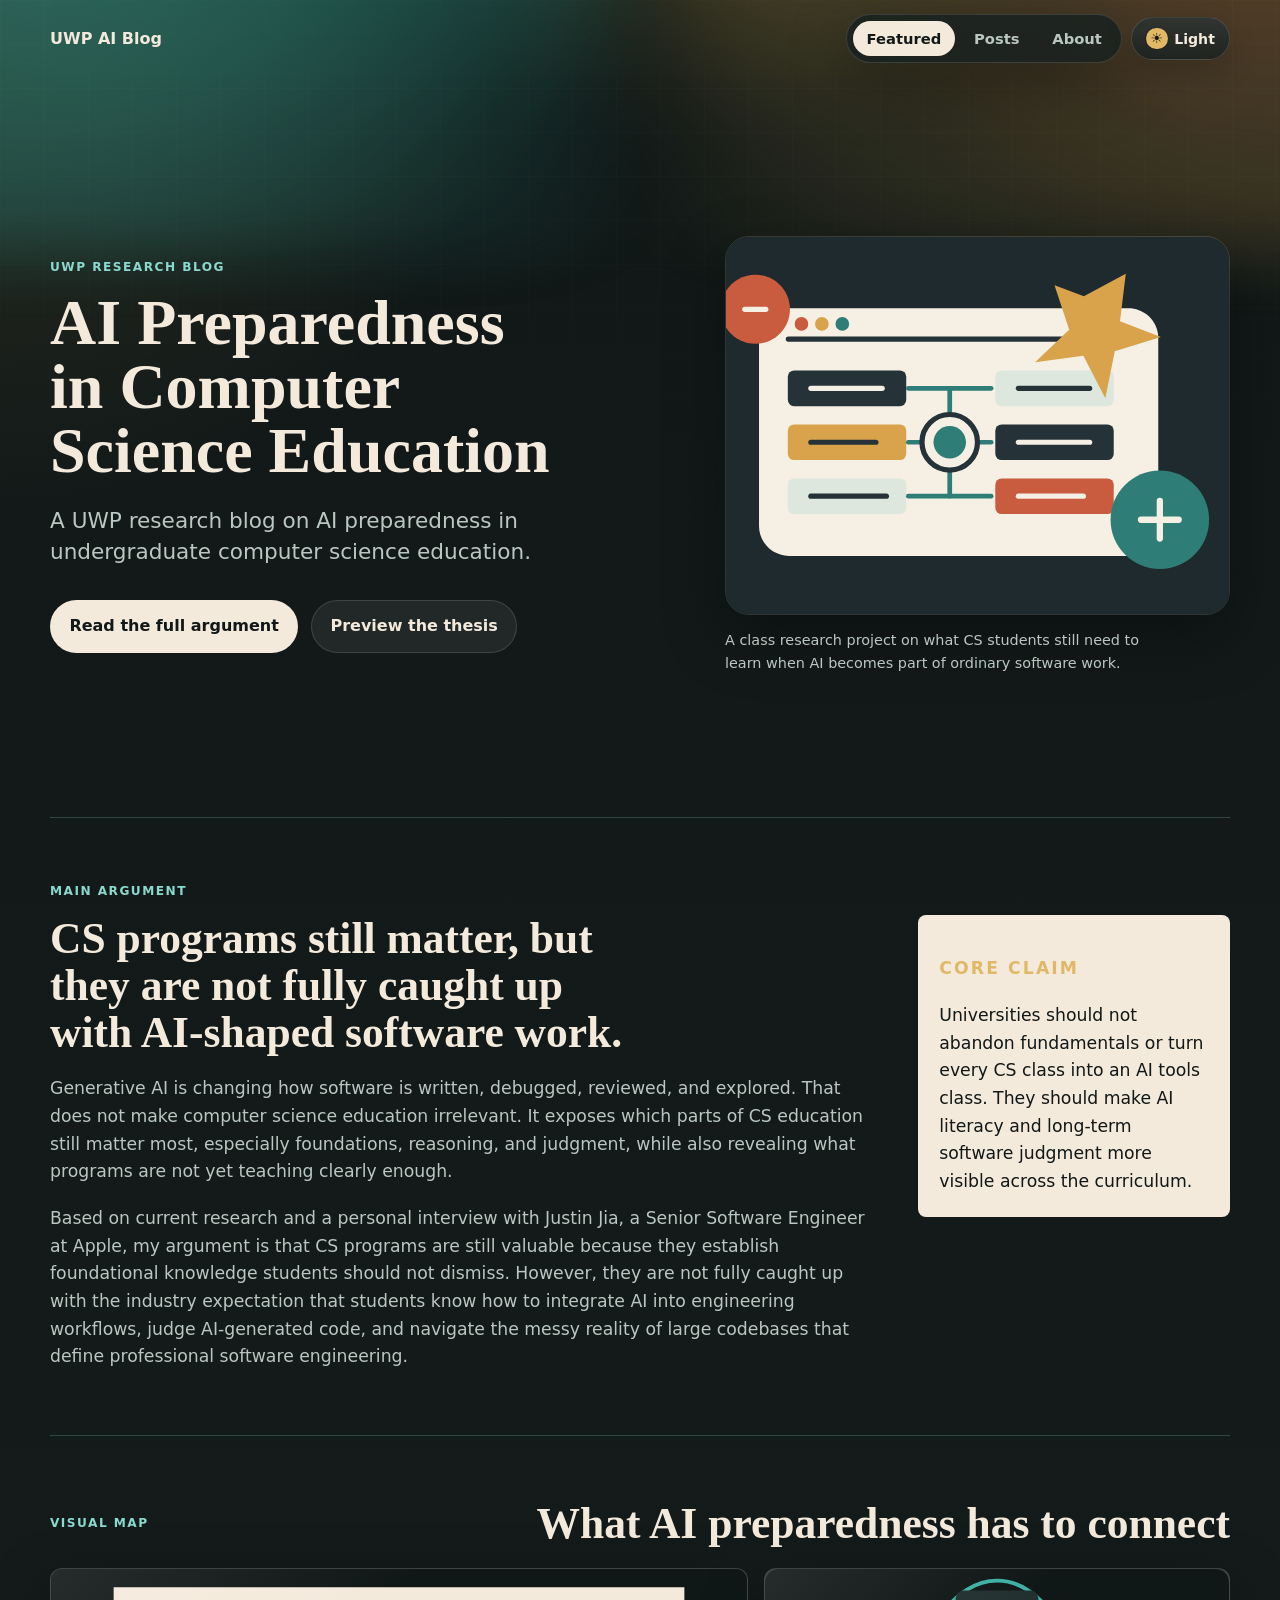
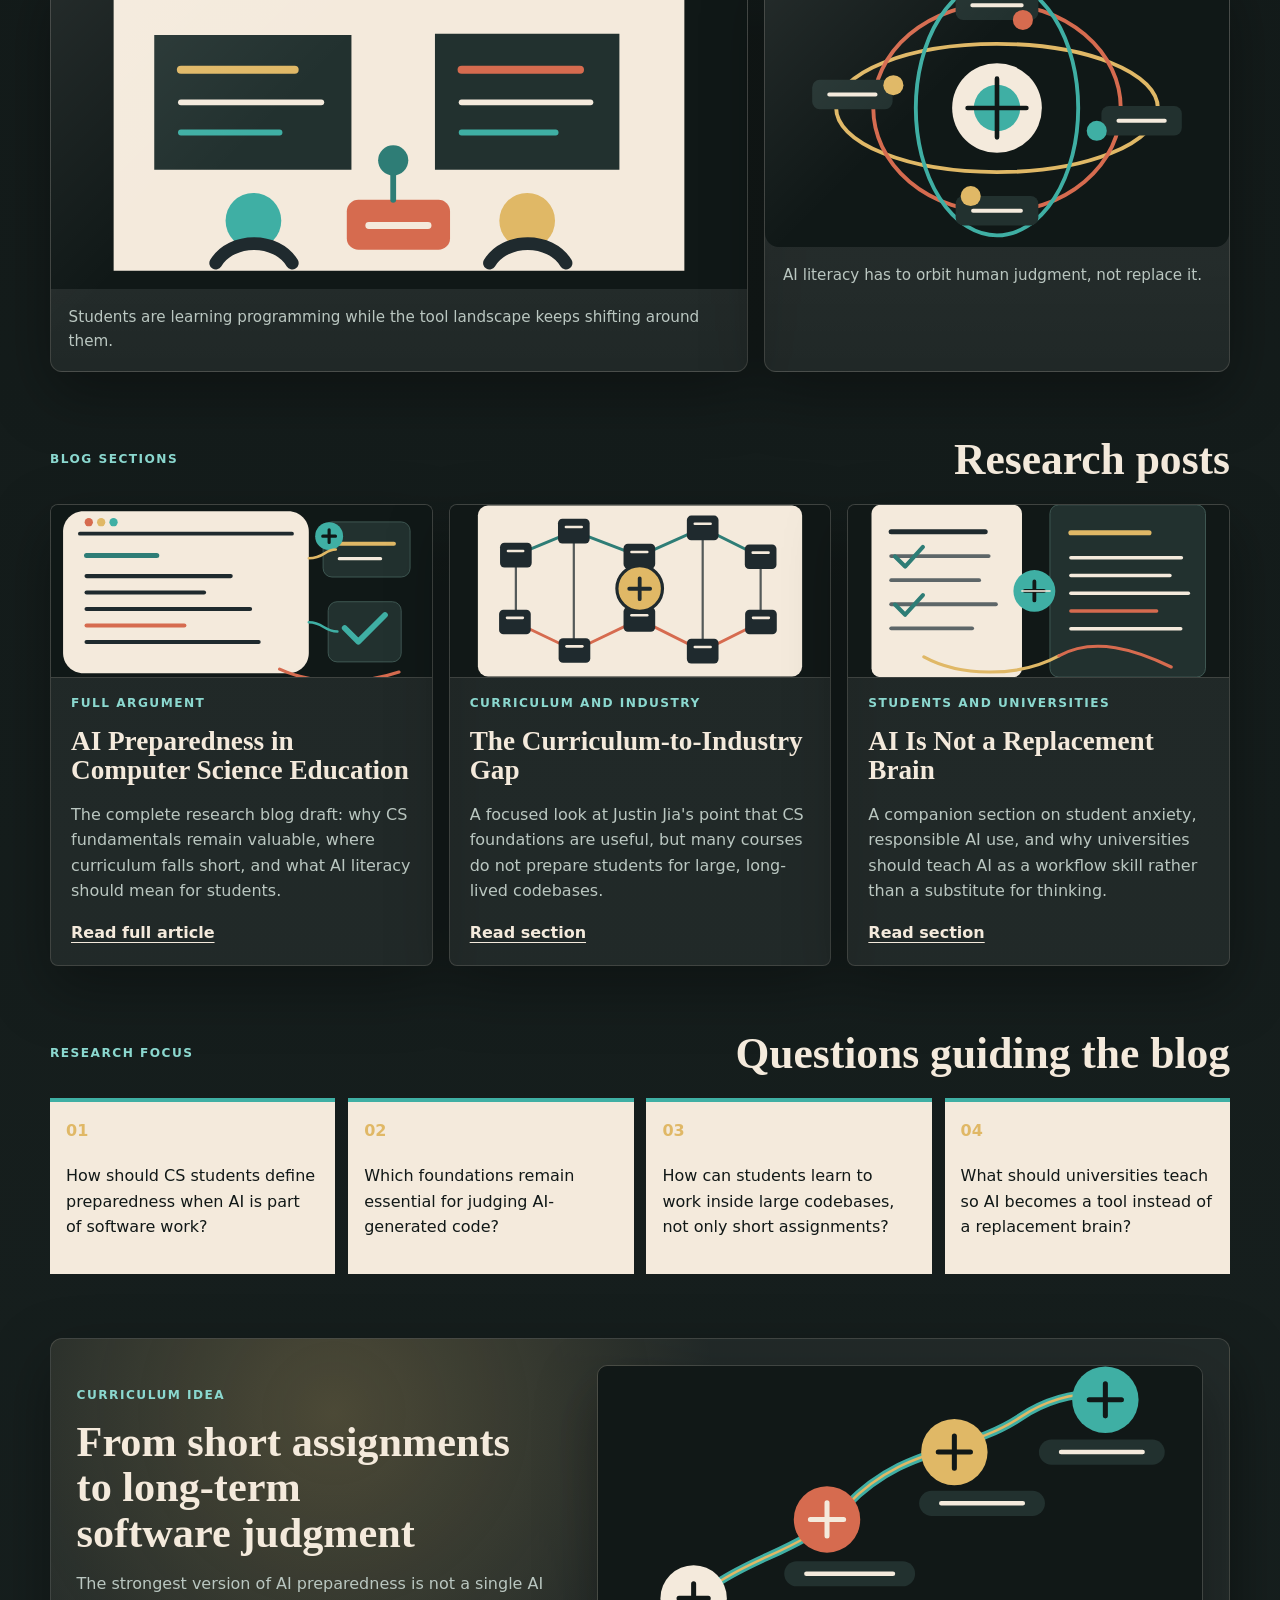
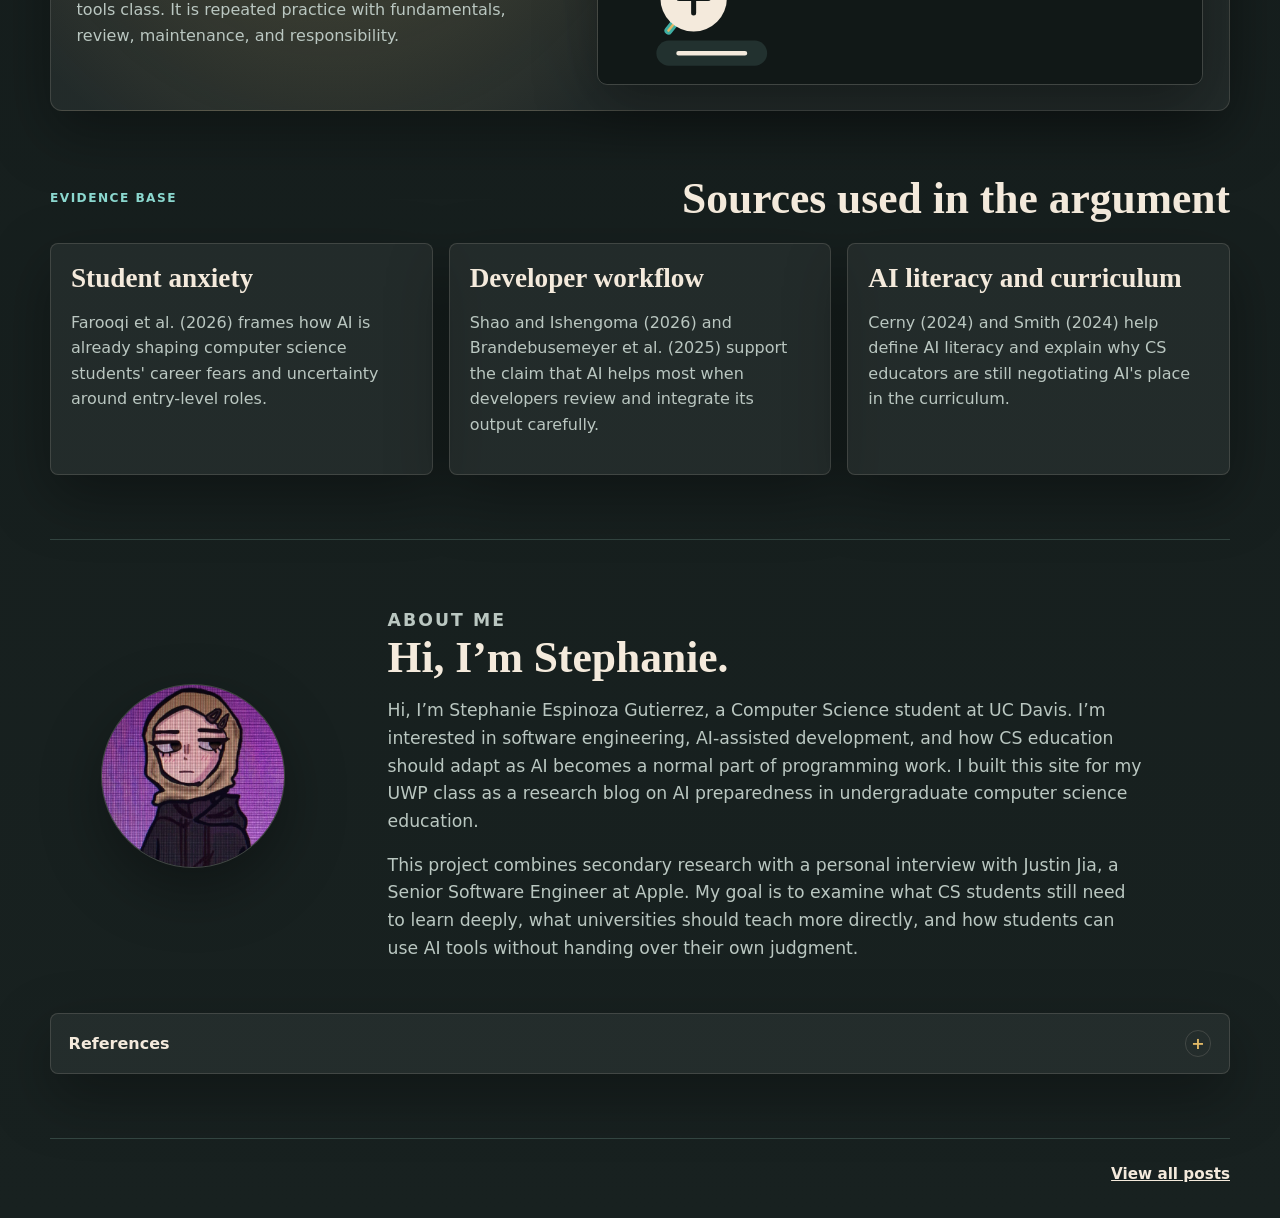
<file: index.html>
<!DOCTYPE html>
<html lang="en">
<head>
  <meta charset="UTF-8" />
  <meta name="viewport" content="width=device-width, initial-scale=1.0" />
  <meta
    name="description"
    content="A UWP class research blog on AI preparedness in undergraduate computer science education."
  />
  <title>AI Preparedness in Computer Science Education | UWP Research Blog</title>
  <script>
    try {
      document.documentElement.dataset.theme = localStorage.getItem("uwp-ai-theme") || "dark";
    } catch (error) {
      document.documentElement.dataset.theme = "dark";
    }
  </script>
  <link rel="stylesheet" href="./styles/main.css" />
</head>
<body>
  <a class="skip-link" href="#main">Skip to main content</a>

  <header class="site-header">
    <a class="site-logo" href="./index.html" aria-label="UWP AI Blog home">
      <span>UWP AI Blog</span>
    </a>
    <div class="header-actions">
      <nav class="site-nav" aria-label="Primary navigation">
        <a href="#featured">Featured</a>
        <a href="#posts">Posts</a>
        <a href="#about">About</a>
      </nav>
      <button class="theme-toggle" type="button" aria-label="Switch to light mode">
        <span class="theme-toggle-icon" aria-hidden="true">☀</span>
        <span class="theme-toggle-text">Light</span>
      </button>
    </div>
  </header>

  <div class="reading-progress" aria-hidden="true">
    <span></span>
  </div>

  <main id="main">
    <section class="hero">
      <div class="hero-copy">
        <p class="eyebrow">UWP Research Blog</p>
        <h1>AI Preparedness in Computer Science Education</h1>
        <p class="subtitle">
          A UWP research blog on AI preparedness in undergraduate computer
          science education.
        </p>
        <div class="hero-actions" aria-label="Featured actions">
          <a class="button primary" href="./posts/ai-preparedness.html">Read the full argument</a>
          <a class="button secondary" href="#featured">Preview the thesis</a>
        </div>
      </div>
      <figure class="hero-visual">
        <img
          src="./assets/ai-curriculum-map.svg"
          alt="Abstract diagram connecting code, ethics, courses, and AI practice."
        />
        <figcaption>
          A class research project on what CS students still need to learn when
          AI becomes part of ordinary software work.
        </figcaption>
      </figure>
    </section>

    <section id="featured" class="featured-argument" aria-labelledby="featured-title">
      <div class="section-kicker">Main argument</div>
      <div class="feature-layout">
        <div>
          <h2 id="featured-title">CS programs still matter, but they are not fully caught up with AI-shaped software work.</h2>
          <p>
            Generative AI is changing how software is written, debugged,
            reviewed, and explored. That does not make computer science
            education irrelevant. It exposes which parts of CS education still
            matter most, especially foundations, reasoning, and judgment, while
            also revealing what programs are not yet teaching clearly enough.
          </p>
          <p>
            Based on current research and a personal interview with Justin Jia,
            a Senior Software Engineer at Apple, my argument is that CS programs
            are still valuable because they establish foundational knowledge
            students should not dismiss. However, they are not fully caught up
            with the industry expectation that students know how to integrate AI
            into engineering workflows, judge AI-generated code, and navigate
            the messy reality of large codebases that define professional
            software engineering.
          </p>
        </div>
        <aside class="argument-note" aria-label="Core claim">
          <p class="note-label">Core claim</p>
          <p>
            Universities should not abandon fundamentals or turn every CS class
            into an AI tools class. They should make AI literacy and long-term
            software judgment more visible across the curriculum.
          </p>
        </aside>
      </div>
    </section>

    <section class="visual-lab-section" aria-labelledby="visual-lab-title">
      <div class="section-heading">
        <p class="section-kicker">Visual map</p>
        <h2 id="visual-lab-title">What AI preparedness has to connect</h2>
      </div>
      <div class="visual-lab-grid">
        <figure class="visual-tile visual-tile-large">
          <img
            src="./assets/cs-learning-lab.svg"
            alt="Abstract classroom scene with laptops, code panels, and an AI prompt window."
          />
          <figcaption>Students are learning programming while the tool landscape keeps shifting around them.</figcaption>
        </figure>
        <figure class="visual-tile">
          <img
            src="./assets/ai-literacy-orbit.svg"
            alt="Abstract orbit diagram around human judgment, testing, documentation, prompting, and review."
          />
          <figcaption>AI literacy has to orbit human judgment, not replace it.</figcaption>
        </figure>
      </div>
    </section>

    <section id="posts" class="content-section" aria-labelledby="posts-title">
      <div class="section-heading">
        <p class="section-kicker">Blog sections</p>
        <h2 id="posts-title">Research posts</h2>
      </div>

      <div class="post-grid">
        <article class="post-card">
          <img
            class="post-card-image"
            src="./assets/ai-assisted-workflow.svg"
            alt="Abstract visual of an AI-assisted coding workflow."
          />
          <p class="tag">Full argument</p>
          <h3><a href="./posts/ai-preparedness.html">AI Preparedness in Computer Science Education</a></h3>
          <p>
            The complete research blog draft: why CS fundamentals remain
            valuable, where curriculum falls short, and what AI literacy should
            mean for students.
          </p>
          <a class="text-link" href="./posts/ai-preparedness.html">Read full article</a>
        </article>

        <article class="post-card">
          <img
            class="post-card-image"
            src="./assets/large-codebase-map.svg"
            alt="Abstract map of connected files and modules in a large codebase."
          />
          <p class="tag">Curriculum and industry</p>
          <h3><a href="./posts/curriculum-gap.html">The Curriculum-to-Industry Gap</a></h3>
          <p>
            A focused look at Justin Jia's point that CS foundations are useful,
            but many courses do not prepare students for large, long-lived
            codebases.
          </p>
          <a class="text-link" href="./posts/curriculum-gap.html">Read section</a>
        </article>

        <article class="post-card">
          <img
            class="post-card-image"
            src="./assets/responsible-ai-review.svg"
            alt="Abstract checklist and code review visual for responsible AI use."
          />
          <p class="tag">Students and universities</p>
          <h3><a href="./posts/student-response.html">AI Is Not a Replacement Brain</a></h3>
          <p>
            A companion section on student anxiety, responsible AI use, and why
            universities should teach AI as a workflow skill rather than a
            substitute for thinking.
          </p>
          <a class="text-link" href="./posts/student-response.html">Read section</a>
        </article>
      </div>
    </section>

    <section class="content-section questions" aria-labelledby="questions-title">
      <div class="section-heading">
        <p class="section-kicker">Research focus</p>
        <h2 id="questions-title">Questions guiding the blog</h2>
      </div>
      <ol class="question-list">
        <li>How should CS students define preparedness when AI is part of software work?</li>
        <li>Which foundations remain essential for judging AI-generated code?</li>
        <li>How can students learn to work inside large codebases, not only short assignments?</li>
        <li>What should universities teach so AI becomes a tool instead of a replacement brain?</li>
      </ol>
    </section>

    <section class="roadmap-band" aria-labelledby="roadmap-title">
      <div>
        <p class="section-kicker">Curriculum idea</p>
        <h2 id="roadmap-title">From short assignments to long-term software judgment</h2>
        <p>
          The strongest version of AI preparedness is not a single AI tools
          class. It is repeated practice with fundamentals, review, maintenance,
          and responsibility.
        </p>
      </div>
      <img
        src="./assets/university-roadmap.svg"
        alt="Abstract roadmap connecting fundamentals, AI literacy, code review, and long-term maintenance."
      />
    </section>

    <section class="content-section reading-list" aria-labelledby="sources-title">
      <div class="section-heading">
        <p class="section-kicker">Evidence base</p>
        <h2 id="sources-title">Sources used in the argument</h2>
      </div>
      <div class="source-grid">
        <article>
          <h3>Student anxiety</h3>
          <p>
            Farooqi et al. (2026) frames how AI is already shaping computer
            science students' career fears and uncertainty around entry-level
            roles.
          </p>
        </article>
        <article>
          <h3>Developer workflow</h3>
          <p>
            Shao and Ishengoma (2026) and Brandebusemeyer et al. (2025) support
            the claim that AI helps most when developers review and integrate
            its output carefully.
          </p>
        </article>
        <article>
          <h3>AI literacy and curriculum</h3>
          <p>
            Cerny (2024) and Smith (2024) help define AI literacy and explain
            why CS educators are still negotiating AI's place in the curriculum.
          </p>
        </article>
      </div>
    </section>

    <section id="about" class="about-section" aria-labelledby="about-title">
      <div class="about-media">
        <img
          class="profile-photo"
          src="./assets/stephanie-profile.jpg"
          alt="Profile photo of Stephanie Espinoza Gutierrez."
        />
      </div>
      <div class="about-copy">
        <p class="section-kicker">About me</p>
        <h2 id="about-title">Hi, I’m Stephanie.</h2>
        <p>
          Hi, I’m Stephanie Espinoza Gutierrez, a Computer Science student at
          UC Davis. I’m interested in software engineering, AI-assisted
          development, and how CS education should adapt as AI becomes a normal
          part of programming work. I built this site for my UWP class as a
          research blog on AI preparedness in undergraduate computer science
          education.
        </p>
        <p>
          This project combines secondary research with a personal interview
          with Justin Jia, a Senior Software Engineer at Apple. My goal is to
          examine what CS students still need to learn deeply, what universities
          should teach more directly, and how students can use AI tools without
          handing over their own judgment.
        </p>
      </div>
    </section>

    <section class="bibliography-wrap" aria-labelledby="home-bibliography-title">
      <details class="bibliography">
        <summary id="home-bibliography-title">References</summary>
        <ol>
          <li>Brandebusemeyer, C., Schimmer, T., & Arnrich, B. (2025). Developers’ experience with generative AI – First insights from an empirical mixed-methods field study. <a target="_blank" rel="noopener noreferrer" href="https://doi.org/10.48550/arxiv.2512.19926">https://doi.org/10.48550/arxiv.2512.19926</a></li>
          <li>Cerny, M. (2024). University students’ conceptualisation of AI literacy: Theory and empirical evidence. Social Sciences, 13(3), Article 129. <a target="_blank" rel="noopener noreferrer" href="https://doi.org/10.3390/socsci13030129">https://doi.org/10.3390/socsci13030129</a></li>
          <li>Farooqi, D., Pu, G., Paudel, S., Sultana, S., & Ahmed, S. I. (2026). Job anxiety in post-secondary computer science students caused by artificial intelligence. Proceedings of the 2026 ACM Conference on Fairness, Accountability, and Transparency (FAccT ’26). <a target="_blank" rel="noopener noreferrer" href="https://doi.org/10.48550/arxiv.2601.10468">https://doi.org/10.48550/arxiv.2601.10468</a></li>
          <li>Shao, D., & Ishengoma, F. (2026). Empirical analysis of generative AI tool adoption in software development. Information and Software Technology, 192, Article 108036. <a target="_blank" rel="noopener noreferrer" href="https://doi.org/10.1016/j.infsof.2026.108036">https://doi.org/10.1016/j.infsof.2026.108036</a></li>
          <li>Smith, J. M. (2024). AI in computer science education: Tool, subdomain, and wildcard. 47th MIPRO ICT and Electronics Convention (MIPRO), 1267–1271. <a target="_blank" rel="noopener noreferrer" href="https://doi.org/10.1109/MIPRO60963.2024.10569335">https://doi.org/10.1109/MIPRO60963.2024.10569335</a></li>
        </ol>
      </details>
    </section>
  </main>

  <footer class="site-footer">
    <a href="./posts/index.html">View all posts</a>
  </footer>

  <script src="./scripts/main.js"></script>
</body>
</html>
</file>
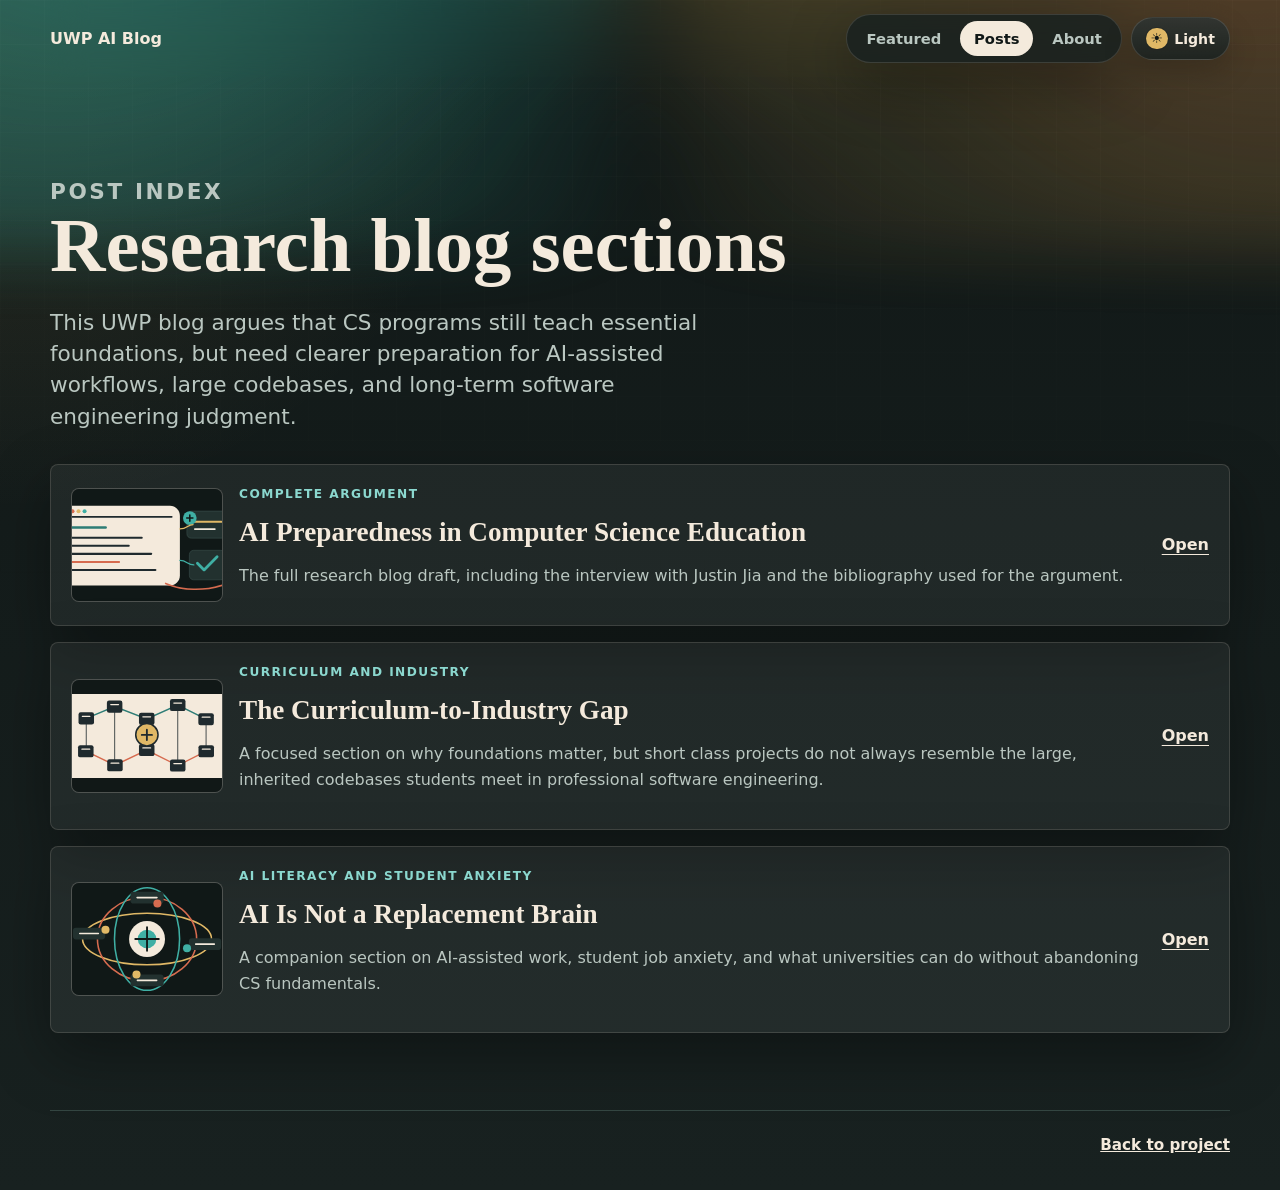
<file: posts/index.html>
<!DOCTYPE html>
<html lang="en">
<head>
  <meta charset="UTF-8" />
  <meta name="viewport" content="width=device-width, initial-scale=1.0" />
  <meta
    name="description"
    content="Posts from a UWP class research blog on AI preparedness in undergraduate computer science education."
  />
  <title>Posts | AI Preparedness in Computer Science Education</title>
  <script>
    try {
      document.documentElement.dataset.theme = localStorage.getItem("uwp-ai-theme") || "dark";
    } catch (error) {
      document.documentElement.dataset.theme = "dark";
    }
  </script>
  <link rel="stylesheet" href="../styles/main.css" />
</head>
<body>
  <a class="skip-link" href="#main">Skip to main content</a>

  <header class="site-header">
    <a class="site-logo" href="../index.html" aria-label="UWP AI Blog home">
      <span>UWP AI Blog</span>
    </a>
    <div class="header-actions">
      <nav class="site-nav" aria-label="Primary navigation">
        <a href="../index.html#featured">Featured</a>
        <a href="./index.html">Posts</a>
        <a href="../index.html#about">About</a>
      </nav>
      <button class="theme-toggle" type="button" aria-label="Switch to light mode">
        <span class="theme-toggle-icon" aria-hidden="true">☀</span>
        <span class="theme-toggle-text">Light</span>
      </button>
    </div>
  </header>

  <div class="reading-progress" aria-hidden="true">
    <span></span>
  </div>

  <main id="main" class="page-shell">
    <header class="page-header">
      <p class="eyebrow">Post index</p>
      <h1>Research blog sections</h1>
      <p>
        This UWP blog argues that CS programs still teach essential foundations,
        but need clearer preparation for AI-assisted workflows, large codebases,
        and long-term software engineering judgment.
      </p>
    </header>

    <section class="post-list" aria-label="All blog posts">
      <article class="list-card">
        <img
          class="list-card-image"
          src="../assets/ai-assisted-workflow.svg"
          alt="Abstract visual of an AI-assisted coding workflow."
        />
        <div>
          <p class="tag">Complete argument</p>
          <h2><a href="./ai-preparedness.html">AI Preparedness in Computer Science Education</a></h2>
          <p>
            The full research blog draft, including the interview with Justin
            Jia and the bibliography used for the argument.
          </p>
        </div>
        <a class="text-link" href="./ai-preparedness.html">Open</a>
      </article>

      <article class="list-card">
        <img
          class="list-card-image"
          src="../assets/large-codebase-map.svg"
          alt="Abstract map of connected files and modules in a large codebase."
        />
        <div>
          <p class="tag">Curriculum and industry</p>
          <h2><a href="./curriculum-gap.html">The Curriculum-to-Industry Gap</a></h2>
          <p>
            A focused section on why foundations matter, but short class
            projects do not always resemble the large, inherited codebases
            students meet in professional software engineering.
          </p>
        </div>
        <a class="text-link" href="./curriculum-gap.html">Open</a>
      </article>

      <article class="list-card">
        <img
          class="list-card-image"
          src="../assets/ai-literacy-orbit.svg"
          alt="Abstract orbit diagram around human judgment and AI literacy practices."
        />
        <div>
          <p class="tag">AI literacy and student anxiety</p>
          <h2><a href="./student-response.html">AI Is Not a Replacement Brain</a></h2>
          <p>
            A companion section on AI-assisted work, student job anxiety, and
            what universities can do without abandoning CS fundamentals.
          </p>
        </div>
        <a class="text-link" href="./student-response.html">Open</a>
      </article>
    </section>
  </main>

  <footer class="site-footer">
    <a href="../index.html">Back to project</a>
  </footer>

  <script src="../scripts/main.js"></script>
</body>
</html>
</file>
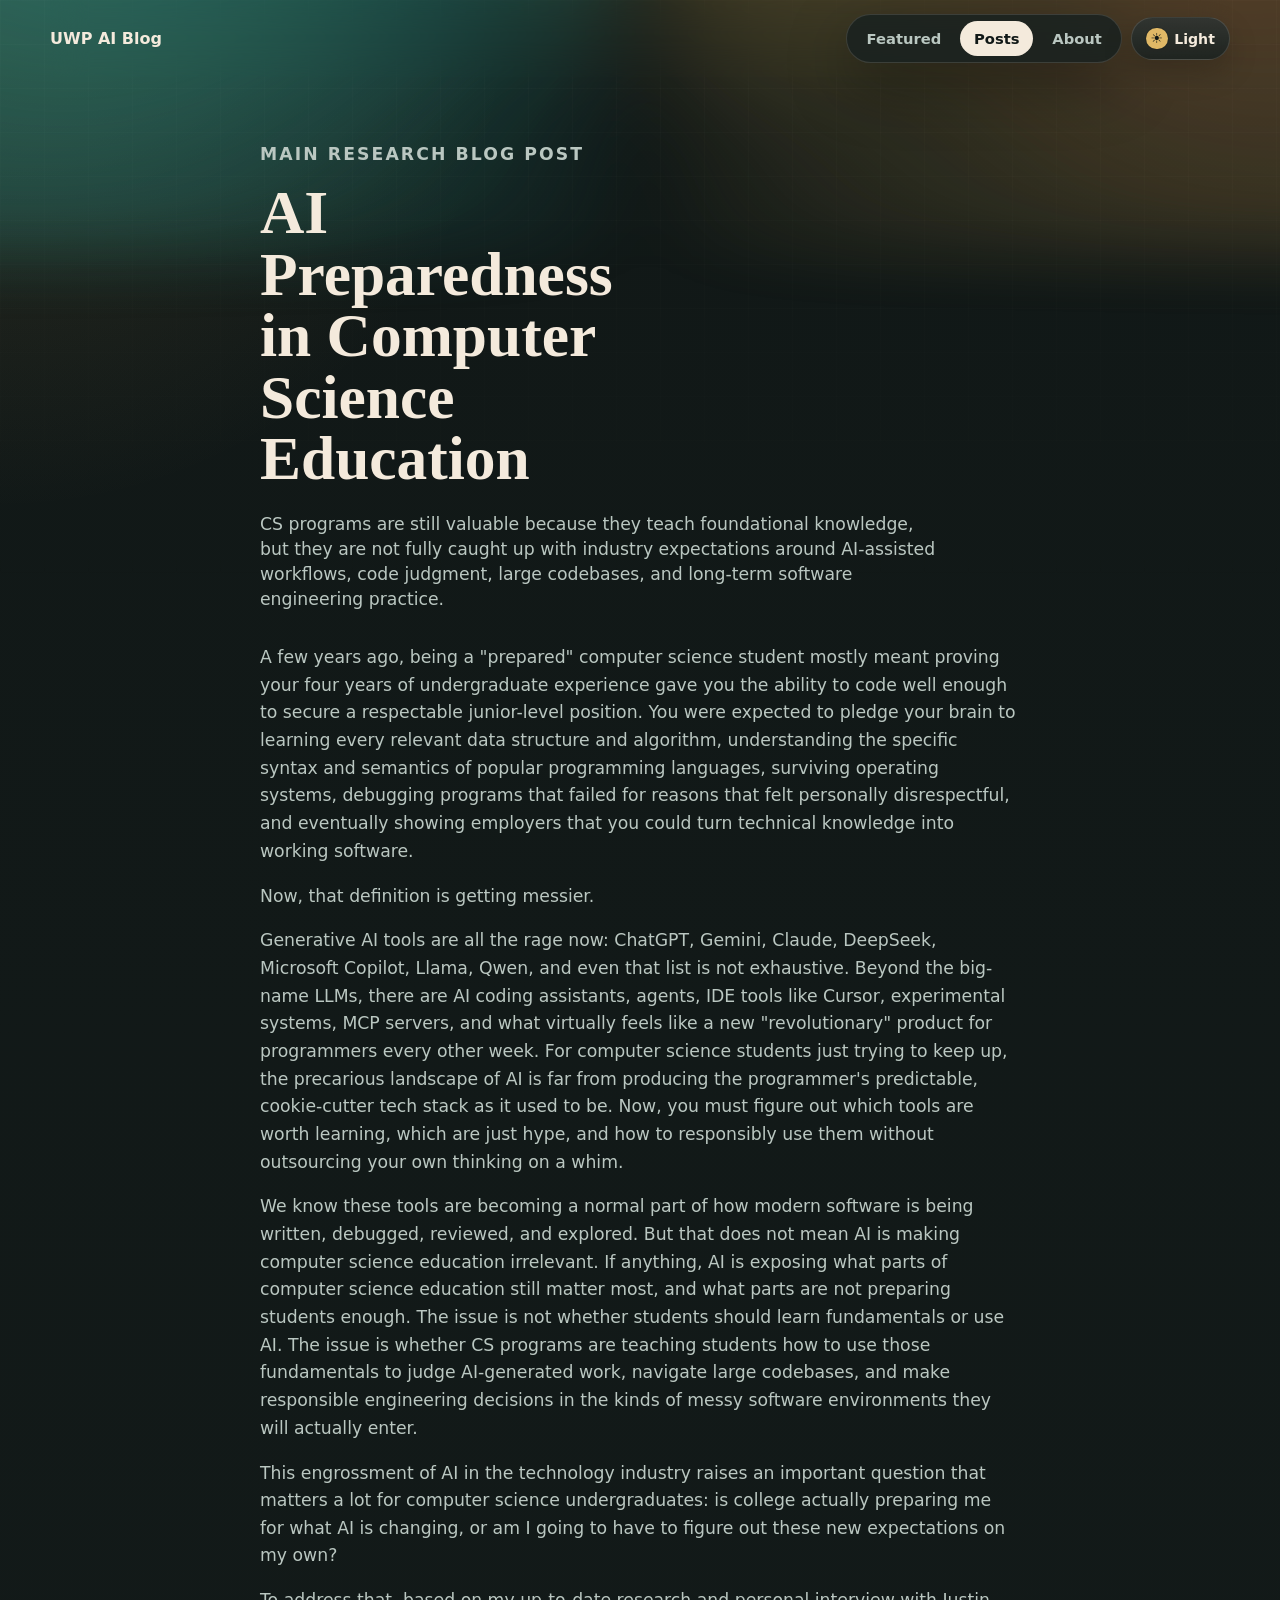
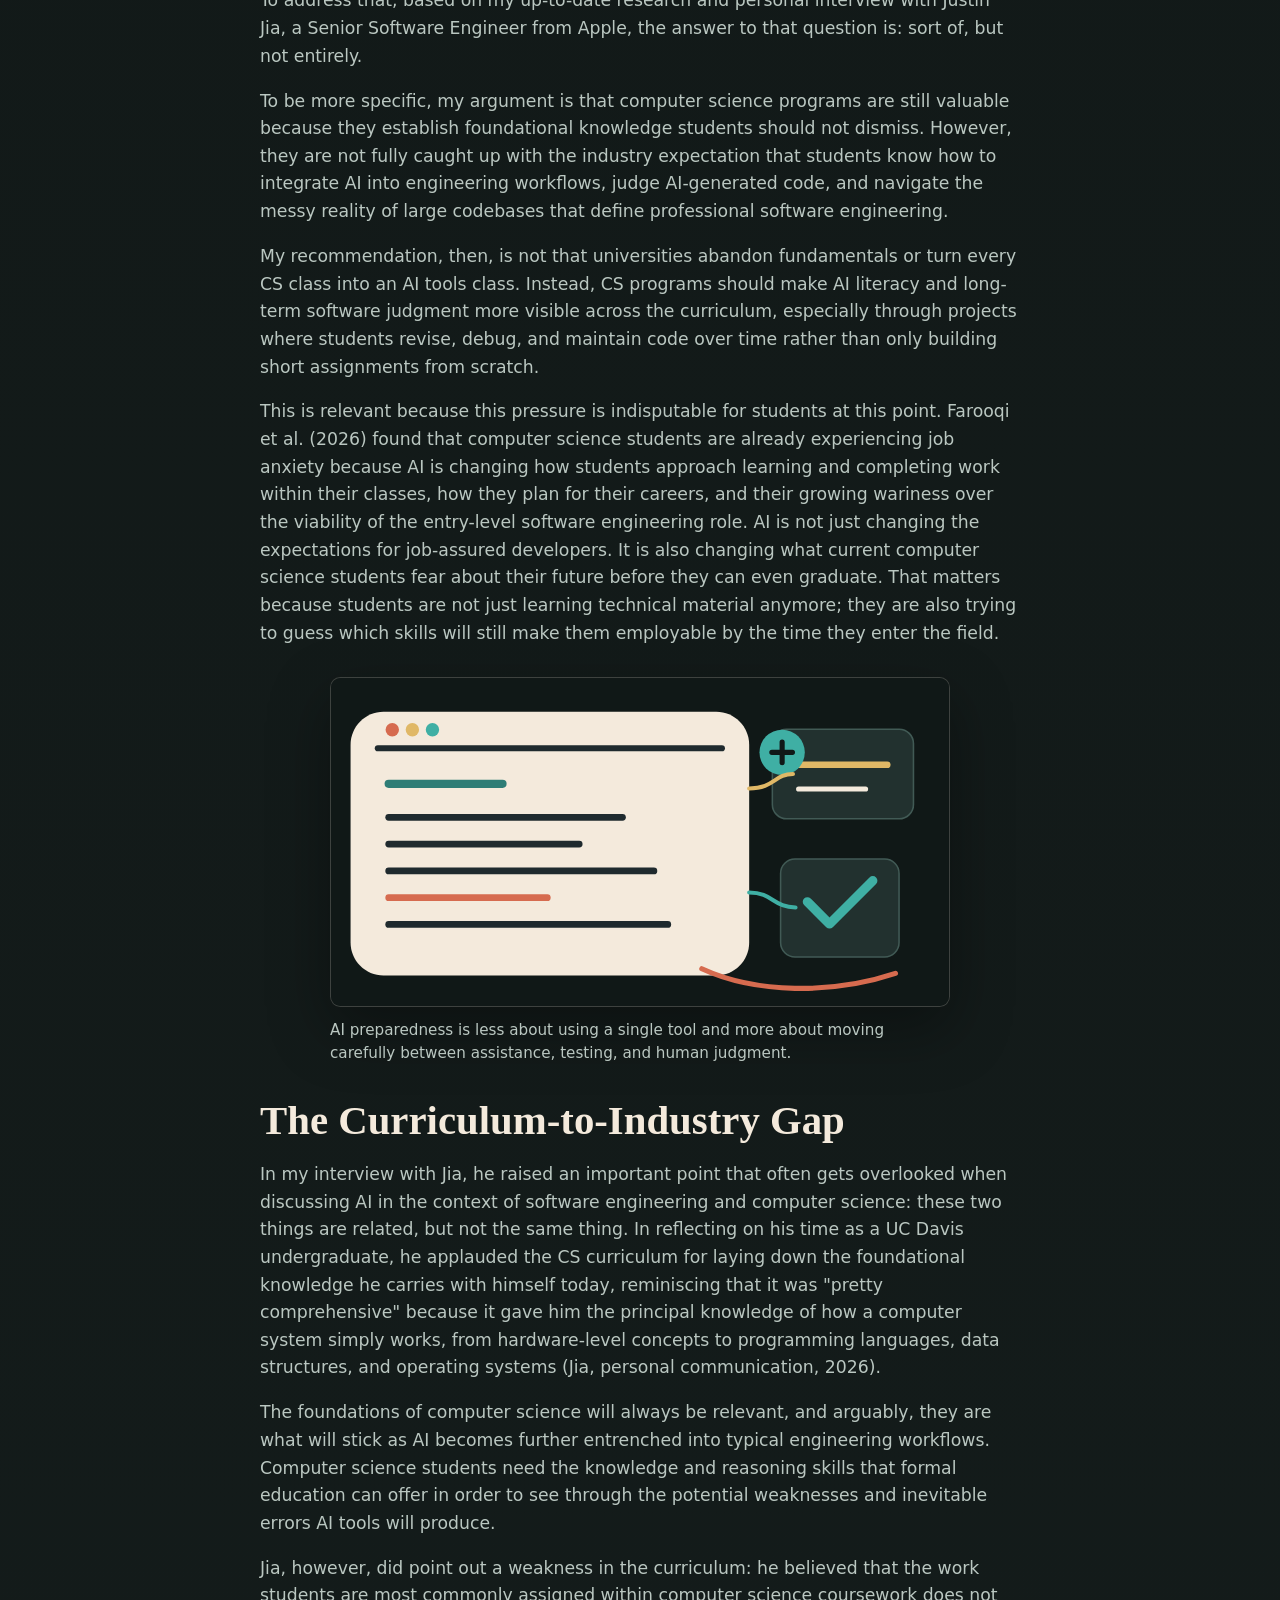
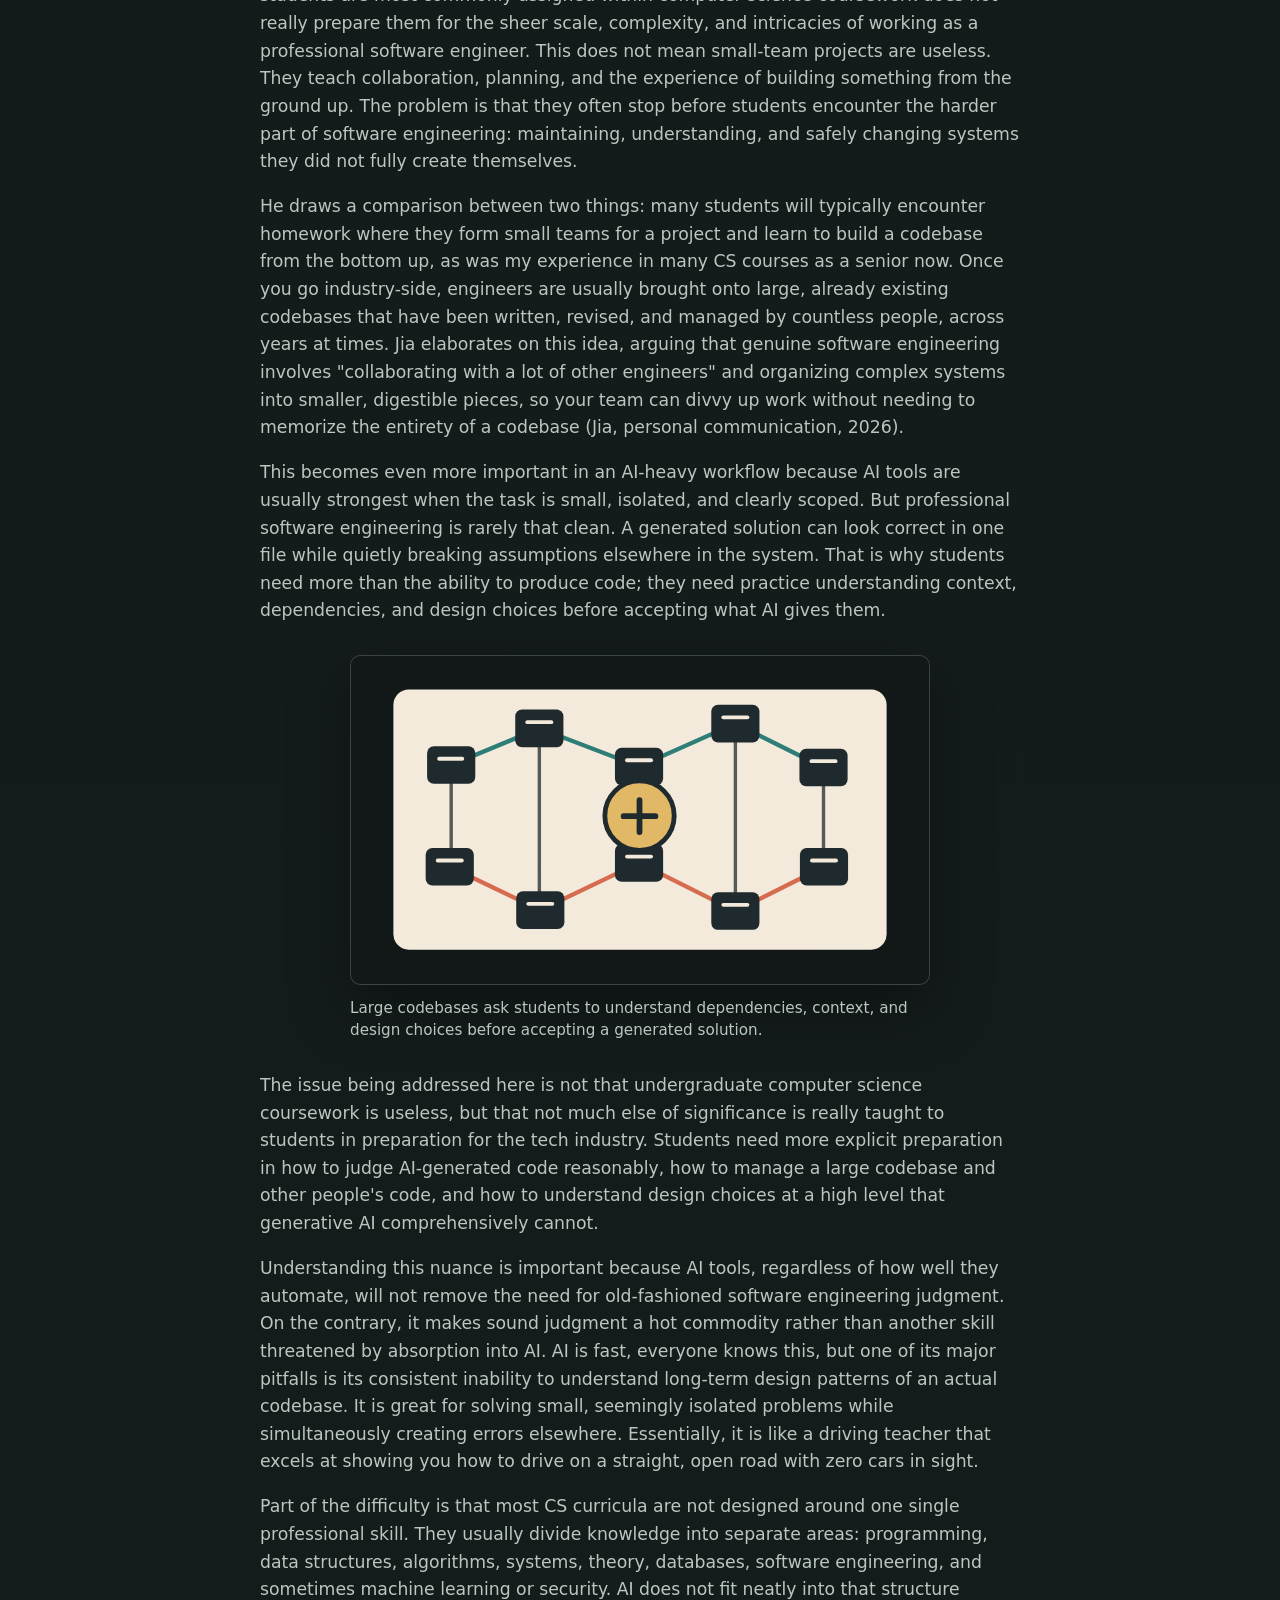
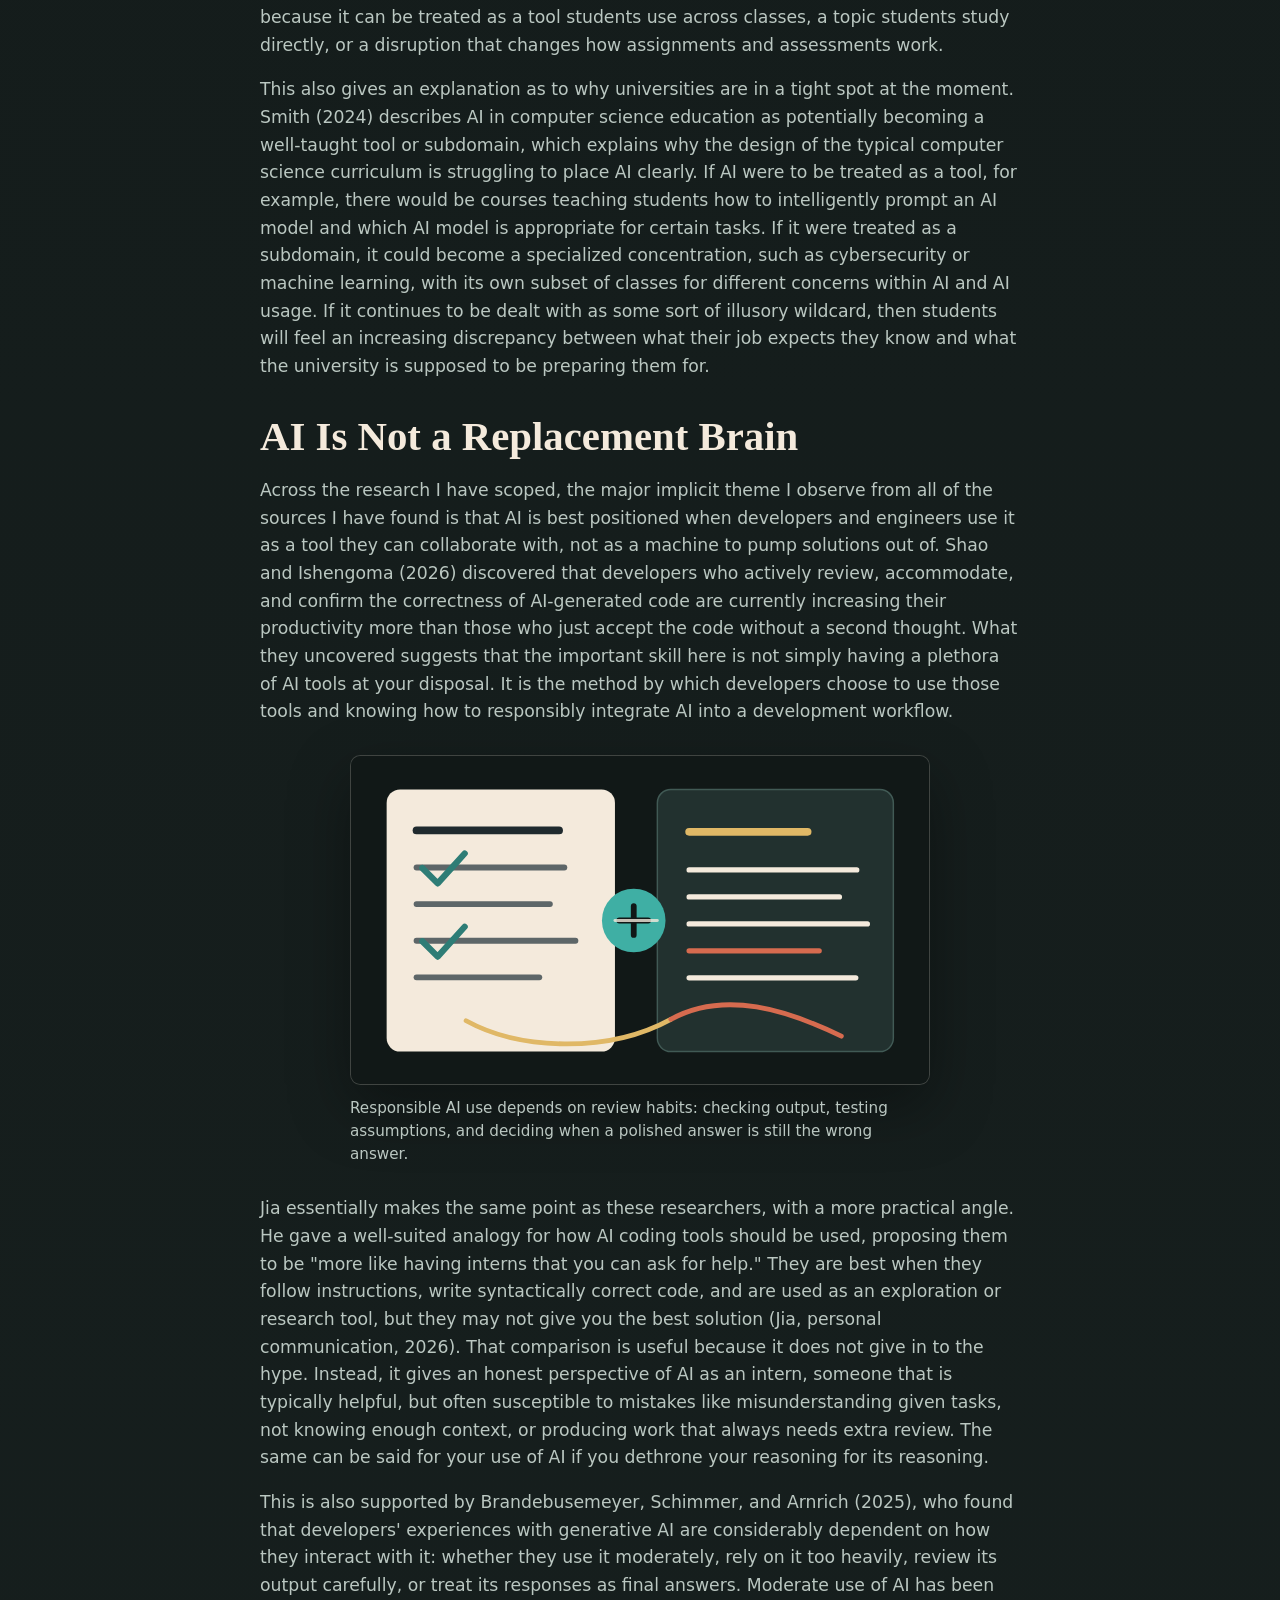
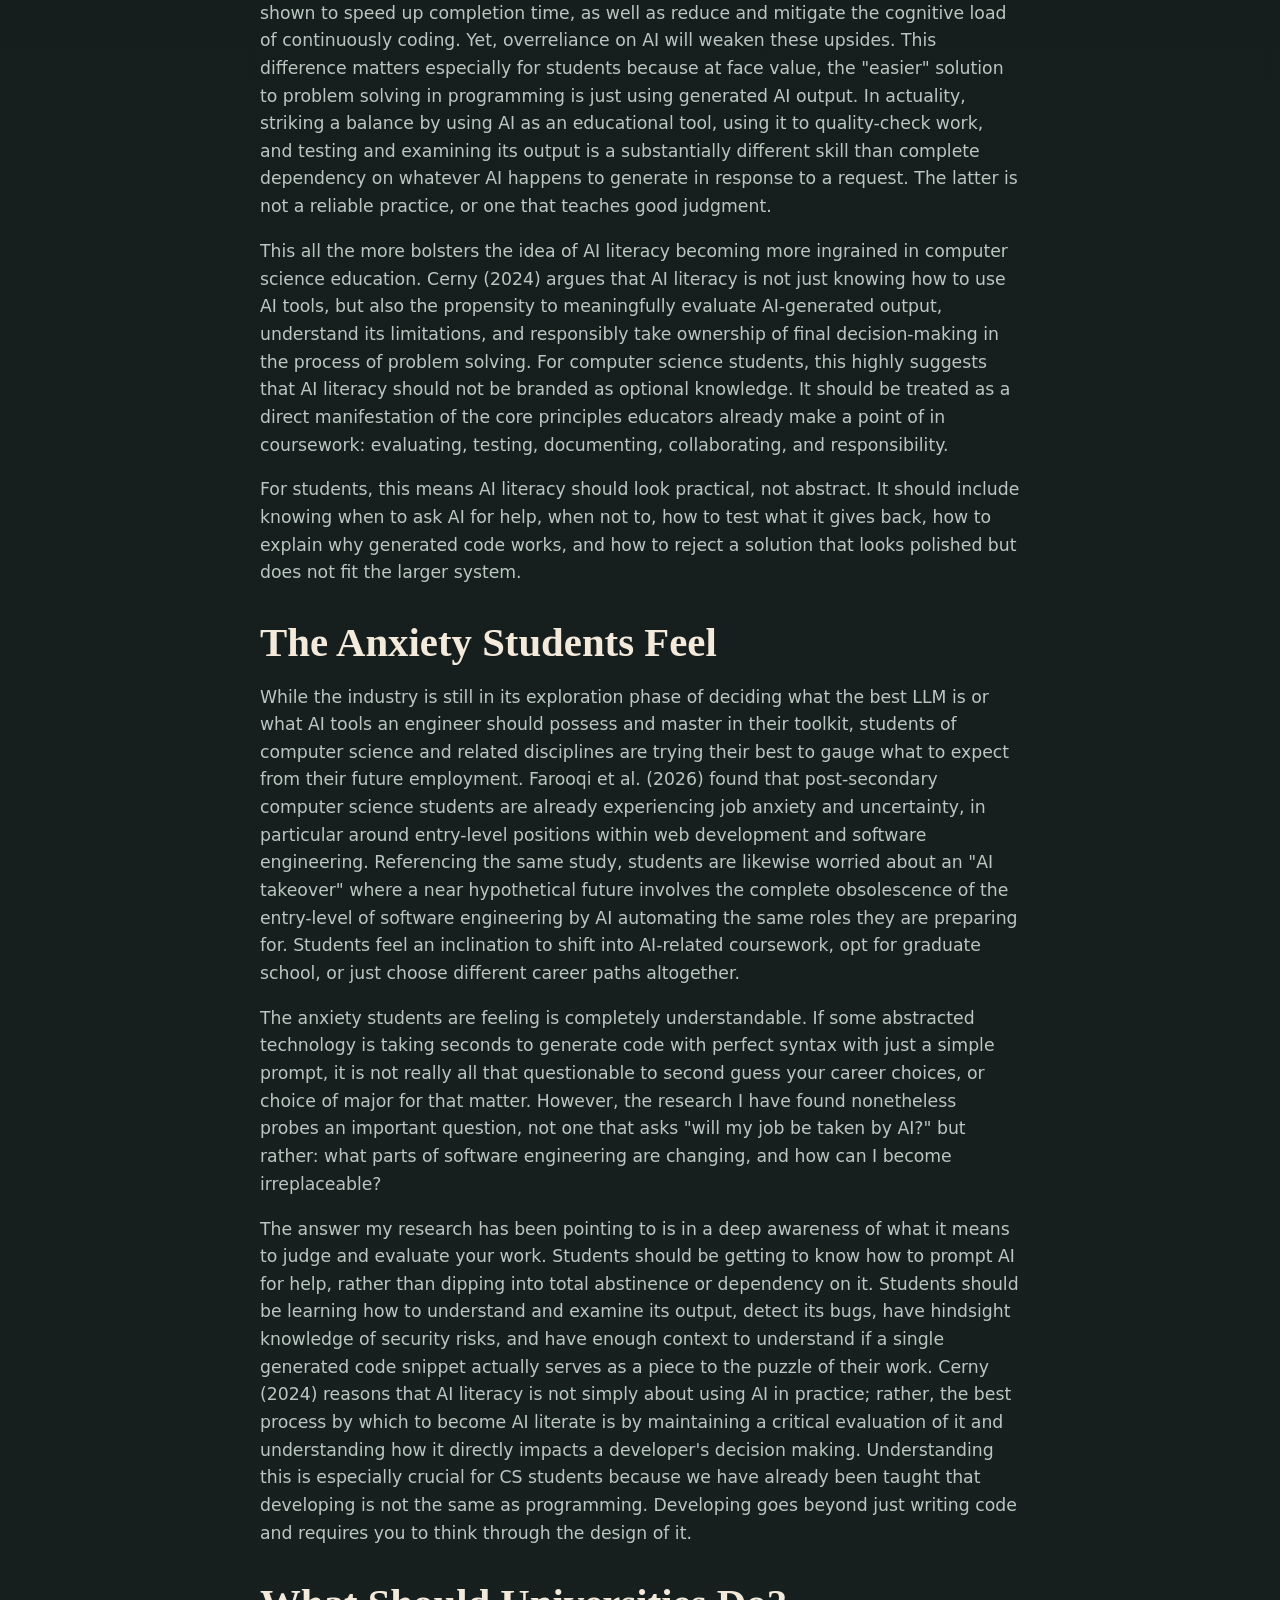
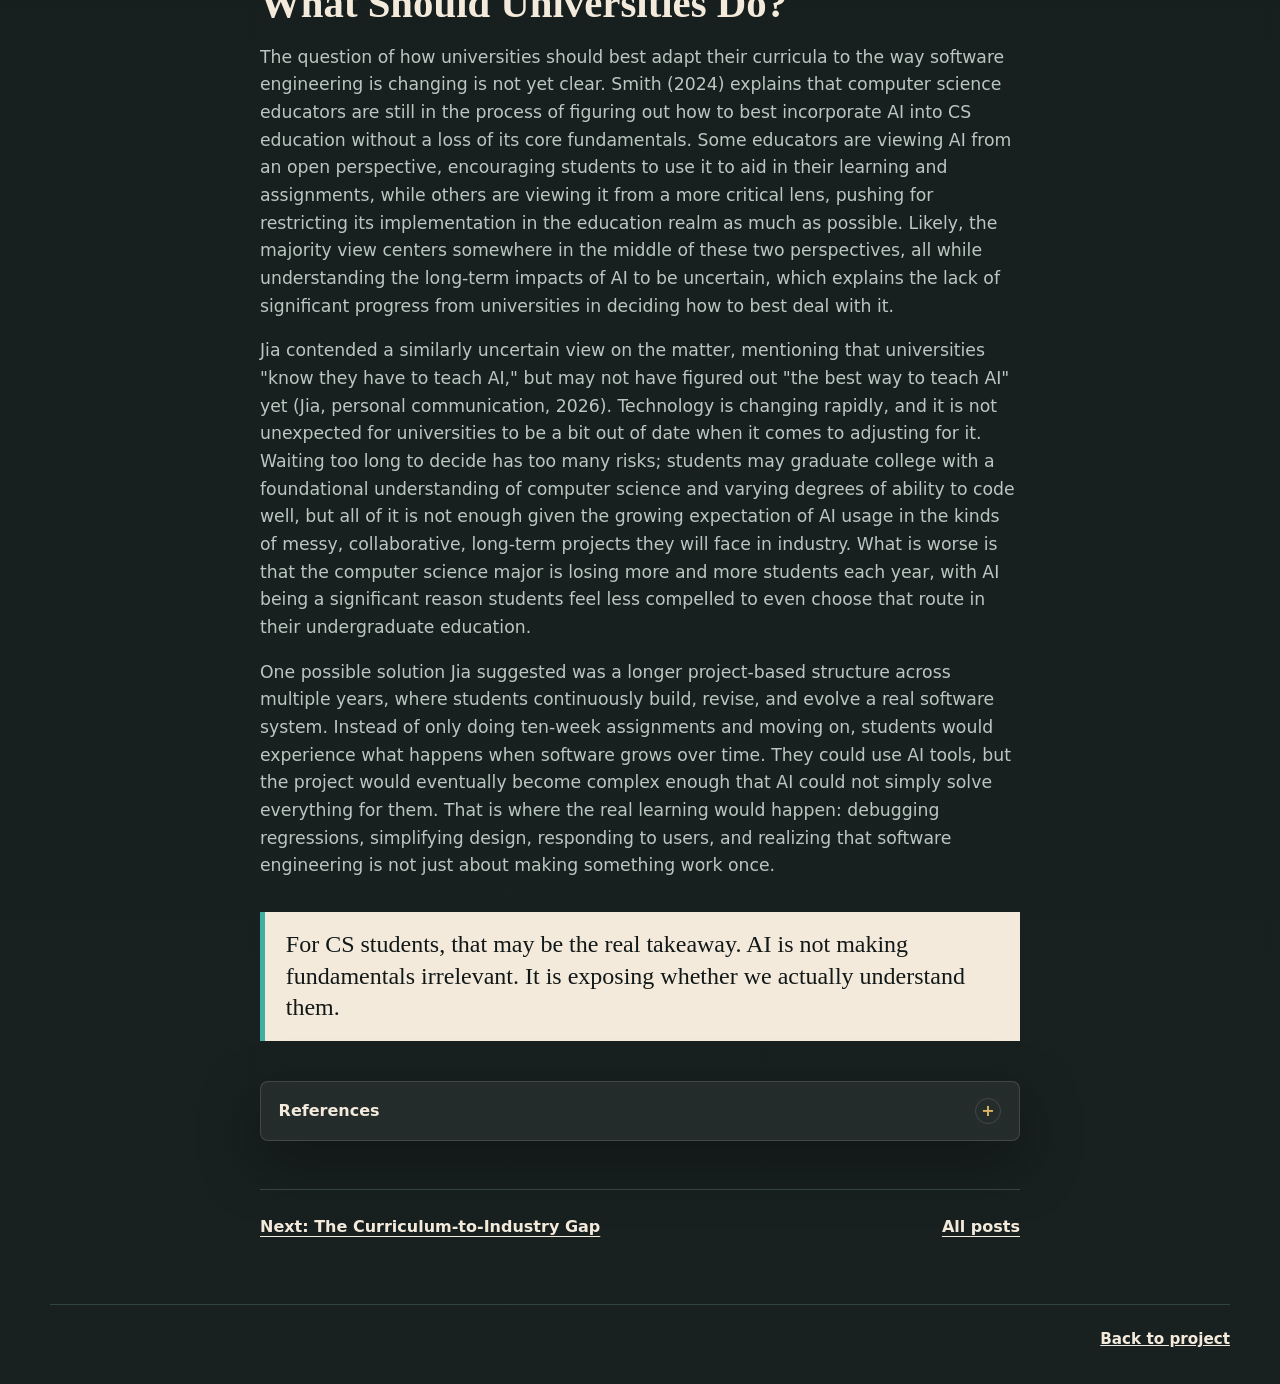
<file: posts/ai-preparedness.html>
<!DOCTYPE html>
<html lang="en">
<head>
  <meta charset="UTF-8" />
  <meta name="viewport" content="width=device-width, initial-scale=1.0" />
  <meta
    name="description"
    content="A UWP class research blog argument about AI preparedness in undergraduate computer science education."
  />
  <title>AI Preparedness in Computer Science Education | UWP AI Blog</title>
  <script>
    try {
      document.documentElement.dataset.theme = localStorage.getItem("uwp-ai-theme") || "dark";
    } catch (error) {
      document.documentElement.dataset.theme = "dark";
    }
  </script>
  <link rel="stylesheet" href="../styles/main.css" />
</head>
<body>
  <a class="skip-link" href="#main">Skip to main content</a>

  <header class="site-header">
    <a class="site-logo" href="../index.html" aria-label="UWP AI Blog home">
      <span>UWP AI Blog</span>
    </a>
    <div class="header-actions">
      <nav class="site-nav" aria-label="Primary navigation">
        <a href="../index.html#featured">Featured</a>
        <a href="./index.html">Posts</a>
        <a href="../index.html#about">About</a>
      </nav>
      <button class="theme-toggle" type="button" aria-label="Switch to light mode">
        <span class="theme-toggle-icon" aria-hidden="true">☀</span>
        <span class="theme-toggle-text">Light</span>
      </button>
    </div>
  </header>

  <div class="reading-progress" aria-hidden="true">
    <span></span>
  </div>

  <main id="main" class="article-shell">
    <article class="article">
      <header class="article-header">
        <p class="eyebrow">Main research blog post</p>
        <h1>AI Preparedness in Computer Science Education</h1>
        <p class="article-dek">
          CS programs are still valuable because they teach foundational
          knowledge, but they are not fully caught up with industry expectations
          around AI-assisted workflows, code judgment, large codebases, and
          long-term software engineering practice.
        </p>
      </header>

      <p>
        A few years ago, being a "prepared" computer science student mostly
        meant proving your four years of undergraduate experience gave you the
        ability to code well enough to secure a respectable junior-level
        position. You were expected to pledge your brain to learning every
        relevant data structure and algorithm, understanding the specific syntax
        and semantics of popular programming languages, surviving operating
        systems, debugging programs that failed for reasons that felt personally
        disrespectful, and eventually showing employers that you could turn
        technical knowledge into working software.
      </p>

      <p>Now, that definition is getting messier.</p>

      <p>
        Generative AI tools are all the rage now: ChatGPT, Gemini, Claude,
        DeepSeek, Microsoft Copilot, Llama, Qwen, and even that list is not
        exhaustive. Beyond the big-name LLMs, there are AI coding assistants,
        agents, IDE tools like Cursor, experimental systems, MCP servers, and
        what virtually feels like a new "revolutionary" product for programmers
        every other week. For computer science students just trying to keep up,
        the precarious landscape of AI is far from producing the programmer's
        predictable, cookie-cutter tech stack as it used to be. Now, you must
        figure out which tools are worth learning, which are just hype, and how
        to responsibly use them without outsourcing your own thinking on a whim.
      </p>

      <p>
        We know these tools are becoming a normal part of how modern software is
        being written, debugged, reviewed, and explored. But that does not mean
        AI is making computer science education irrelevant. If anything, AI is
        exposing what parts of computer science education still matter most, and
        what parts are not preparing students enough. The issue is not whether
        students should learn fundamentals or use AI. The issue is whether CS
        programs are teaching students how to use those fundamentals to judge
        AI-generated work, navigate large codebases, and make responsible
        engineering decisions in the kinds of messy software environments they
        will actually enter.
      </p>

      <p>
        This engrossment of AI in the technology industry raises an important
        question that matters a lot for computer science undergraduates: is
        college actually preparing me for what AI is changing, or am I going to
        have to figure out these new expectations on my own?
      </p>

      <p>
        To address that, based on my up-to-date research and personal interview
        with Justin Jia, a Senior Software Engineer from Apple, the answer to
        that question is: sort of, but not entirely.
      </p>

      <p>
        To be more specific, my argument is that computer science programs are
        still valuable because they establish foundational knowledge students
        should not dismiss. However, they are not fully caught up with the
        industry expectation that students know how to integrate AI into
        engineering workflows, judge AI-generated code, and navigate the messy
        reality of large codebases that define professional software
        engineering.
      </p>

      <p>
        My recommendation, then, is not that universities abandon fundamentals or
        turn every CS class into an AI tools class. Instead, CS programs should
        make AI literacy and long-term software judgment more visible across the
        curriculum, especially through projects where students revise, debug,
        and maintain code over time rather than only building short assignments
        from scratch.
      </p>

      <p>
        This is relevant because this pressure is indisputable for students at
        this point. Farooqi et al. (2026) found that computer science students
        are already experiencing job anxiety because AI is changing how students
        approach learning and completing work within their classes, how they
        plan for their careers, and their growing wariness over the viability of
        the entry-level software engineering role. AI is not just changing the
        expectations for job-assured developers. It is also changing what current
        computer science students fear about their future before they can even
        graduate. That matters because students are not just learning technical
        material anymore; they are also trying to guess which skills will still
        make them employable by the time they enter the field.
      </p>

      <figure class="article-visual article-visual-wide">
        <img
          src="../assets/ai-assisted-workflow.svg"
          alt="Abstract diagram showing a student moving between code, an AI assistant, tests, and review."
        />
        <figcaption>
          AI preparedness is less about using a single tool and more about
          moving carefully between assistance, testing, and human judgment.
        </figcaption>
      </figure>

      <h2>The Curriculum-to-Industry Gap</h2>
      <p>
        In my interview with Jia, he raised an important point that often gets
        overlooked when discussing AI in the context of software engineering and
        computer science: these two things are related, but not the same thing.
        In reflecting on his time as a UC Davis undergraduate, he applauded the
        CS curriculum for laying down the foundational knowledge he carries with
        himself today, reminiscing that it was "pretty comprehensive" because it
        gave him the principal knowledge of how a computer system simply works,
        from hardware-level concepts to programming languages, data structures,
        and operating systems (Jia, personal communication, 2026).
      </p>

      <p>
        The foundations of computer science will always be relevant, and
        arguably, they are what will stick as AI becomes further entrenched into
        typical engineering workflows. Computer science students need the
        knowledge and reasoning skills that formal education can offer in order
        to see through the potential weaknesses and inevitable errors AI tools
        will produce.
      </p>

      <p>
        Jia, however, did point out a weakness in the curriculum: he believed
        that the work students are most commonly assigned within computer
        science coursework does not really prepare them for the sheer scale,
        complexity, and intricacies of working as a professional software
        engineer. This does not mean small-team projects are useless. They teach
        collaboration, planning, and the experience of building something from
        the ground up. The problem is that they often stop before students
        encounter the harder part of software engineering: maintaining,
        understanding, and safely changing systems they did not fully create
        themselves.
      </p>

      <p>
        He draws a comparison between two things: many students will typically
        encounter homework where they form small teams for a project and learn
        to build a codebase from the bottom up, as was my experience in many CS
        courses as a senior now. Once you go industry-side, engineers are
        usually brought onto large, already existing codebases that have been
        written, revised, and managed by countless people, across years at
        times. Jia elaborates on this idea, arguing that genuine software
        engineering involves "collaborating with a lot of other engineers" and
        organizing complex systems into smaller, digestible pieces, so your team
        can divvy up work without needing to memorize the entirety of a codebase
        (Jia, personal communication, 2026).
      </p>

      <p>
        This becomes even more important in an AI-heavy workflow because AI
        tools are usually strongest when the task is small, isolated, and
        clearly scoped. But professional software engineering is rarely that
        clean. A generated solution can look correct in one file while quietly
        breaking assumptions elsewhere in the system. That is why students need
        more than the ability to produce code; they need practice understanding
        context, dependencies, and design choices before accepting what AI gives
        them.
      </p>

      <figure class="article-visual">
        <img
          src="../assets/large-codebase-map.svg"
          alt="Abstract network of connected files and modules representing a large software codebase."
        />
        <figcaption>
          Large codebases ask students to understand dependencies, context, and
          design choices before accepting a generated solution.
        </figcaption>
      </figure>

      <p>
        The issue being addressed here is not that undergraduate computer
        science coursework is useless, but that not much else of significance is
        really taught to students in preparation for the tech industry. Students
        need more explicit preparation in how to judge AI-generated code
        reasonably, how to manage a large codebase and other people's code, and
        how to understand design choices at a high level that generative AI
        comprehensively cannot.
      </p>

      <p>
        Understanding this nuance is important because AI tools, regardless of
        how well they automate, will not remove the need for old-fashioned
        software engineering judgment. On the contrary, it makes sound judgment
        a hot commodity rather than another skill threatened by absorption into
        AI. AI is fast, everyone knows this, but one of its major pitfalls is
        its consistent inability to understand long-term design patterns of an
        actual codebase. It is great for solving small, seemingly isolated
        problems while simultaneously creating errors elsewhere. Essentially,
        it is like a driving teacher that excels at showing you how to drive on
        a straight, open road with zero cars in sight.
      </p>

      <p>
        Part of the difficulty is that most CS curricula are not designed around
        one single professional skill. They usually divide knowledge into
        separate areas: programming, data structures, algorithms, systems,
        theory, databases, software engineering, and sometimes machine learning
        or security. AI does not fit neatly into that structure because it can
        be treated as a tool students use across classes, a topic students study
        directly, or a disruption that changes how assignments and assessments
        work.
      </p>

      <p>
        This also gives an explanation as to why universities are in a tight
        spot at the moment. Smith (2024) describes AI in computer science
        education as potentially becoming a well-taught tool or subdomain, which
        explains why the design of the typical computer science curriculum is
        struggling to place AI clearly. If AI were to be treated as a tool, for
        example, there would be courses teaching students how to intelligently
        prompt an AI model and which AI model is appropriate for certain tasks.
        If it were treated as a subdomain, it could become a specialized
        concentration, such as cybersecurity or machine learning, with its own
        subset of classes for different concerns within AI and AI usage. If it
        continues to be dealt with as some sort of illusory wildcard, then
        students will feel an increasing discrepancy between what their job
        expects they know and what the university is supposed to be preparing
        them for.
      </p>

      <h2>AI Is Not a Replacement Brain</h2>
      <p>
        Across the research I have scoped, the major implicit theme I observe
        from all of the sources I have found is that AI is best positioned when
        developers and engineers use it as a tool they can collaborate with, not
        as a machine to pump solutions out of. Shao and Ishengoma (2026)
        discovered that developers who actively review, accommodate, and confirm
        the correctness of AI-generated code are currently increasing their
        productivity more than those who just accept the code without a second
        thought. What they uncovered suggests that the important skill here is
        not simply having a plethora of AI tools at your disposal. It is the
        method by which developers choose to use those tools and knowing how to
        responsibly integrate AI into a development workflow.
      </p>

      <figure class="article-visual">
        <img
          src="../assets/responsible-ai-review.svg"
          alt="Abstract checklist and code review scene showing AI output being tested before use."
        />
        <figcaption>
          Responsible AI use depends on review habits: checking output, testing
          assumptions, and deciding when a polished answer is still the wrong
          answer.
        </figcaption>
      </figure>

      <p>
        Jia essentially makes the same point as these researchers, with a more
        practical angle. He gave a well-suited analogy for how AI coding tools
        should be used, proposing them to be "more like having interns that you
        can ask for help." They are best when they follow instructions, write
        syntactically correct code, and are used as an exploration or research
        tool, but they may not give you the best solution (Jia, personal
        communication, 2026). That comparison is useful because it does not give
        in to the hype. Instead, it gives an honest perspective of AI as an
        intern, someone that is typically helpful, but often susceptible to
        mistakes like misunderstanding given tasks, not knowing enough context,
        or producing work that always needs extra review. The same can be said
        for your use of AI if you dethrone your reasoning for its reasoning.
      </p>

      <p>
        This is also supported by Brandebusemeyer, Schimmer, and Arnrich (2025),
        who found that developers' experiences with generative AI are
        considerably dependent on how they interact with it: whether they use it
        moderately, rely on it too heavily, review its output carefully, or
        treat its responses as final answers. Moderate use of AI has been shown
        to speed up completion time, as well as reduce and mitigate the
        cognitive load of continuously coding. Yet, overreliance on AI will
        weaken these upsides. This difference matters especially for students
        because at face value, the "easier" solution to problem solving in
        programming is just using generated AI output. In actuality, striking a
        balance by using AI as an educational tool, using it to quality-check
        work, and testing and examining its output is a substantially different
        skill than complete dependency on whatever AI happens to generate in
        response to a request. The latter is not a reliable practice, or one
        that teaches good judgment.
      </p>

      <p>
        This all the more bolsters the idea of AI literacy becoming more
        ingrained in computer science education. Cerny (2024) argues that AI
        literacy is not just knowing how to use AI tools, but also the propensity
        to meaningfully evaluate AI-generated output, understand its limitations,
        and responsibly take ownership of final decision-making in the process
        of problem solving. For computer science students, this highly suggests
        that AI literacy should not be branded as optional knowledge. It should
        be treated as a direct manifestation of the core principles educators
        already make a point of in coursework: evaluating, testing, documenting,
        collaborating, and responsibility.
      </p>

      <p>
        For students, this means AI literacy should look practical, not
        abstract. It should include knowing when to ask AI for help, when not
        to, how to test what it gives back, how to explain why generated code
        works, and how to reject a solution that looks polished but does not fit
        the larger system.
      </p>

      <h2>The Anxiety Students Feel</h2>
      <p>
        While the industry is still in its exploration phase of deciding what
        the best LLM is or what AI tools an engineer should possess and master
        in their toolkit, students of computer science and related disciplines
        are trying their best to gauge what to expect from their future
        employment. Farooqi et al. (2026) found that post-secondary computer
        science students are already experiencing job anxiety and uncertainty,
        in particular around entry-level positions within web development and
        software engineering. Referencing the same study, students are likewise
        worried about an "AI takeover" where a near hypothetical future involves
        the complete obsolescence of the entry-level of software engineering by
        AI automating the same roles they are preparing for. Students feel an
        inclination to shift into AI-related coursework, opt for graduate
        school, or just choose different career paths altogether.
      </p>

      <p>
        The anxiety students are feeling is completely understandable. If some
        abstracted technology is taking seconds to generate code with perfect
        syntax with just a simple prompt, it is not really all that questionable
        to second guess your career choices, or choice of major for that matter.
        However, the research I have found nonetheless probes an important
        question, not one that asks "will my job be taken by AI?" but rather:
        what parts of software engineering are changing, and how can I become
        irreplaceable?
      </p>

      <p>
        The answer my research has been pointing to is in a deep awareness of
        what it means to judge and evaluate your work. Students should be
        getting to know how to prompt AI for help, rather than dipping into
        total abstinence or dependency on it. Students should be learning how to
        understand and examine its output, detect its bugs, have hindsight
        knowledge of security risks, and have enough context to understand if a
        single generated code snippet actually serves as a piece to the puzzle
        of their work. Cerny (2024) reasons that AI literacy is not simply about
        using AI in practice; rather, the best process by which to become AI
        literate is by maintaining a critical evaluation of it and understanding
        how it directly impacts a developer's decision making. Understanding
        this is especially crucial for CS students because we have already been
        taught that developing is not the same as programming. Developing goes
        beyond just writing code and requires you to think through the design of
        it.
      </p>

      <h2>What Should Universities Do?</h2>
      <p>
        The question of how universities should best adapt their curricula to
        the way software engineering is changing is not yet clear. Smith (2024)
        explains that computer science educators are still in the process of
        figuring out how to best incorporate AI into CS education without a loss
        of its core fundamentals. Some educators are viewing AI from an open
        perspective, encouraging students to use it to aid in their learning and
        assignments, while others are viewing it from a more critical lens,
        pushing for restricting its implementation in the education realm as
        much as possible. Likely, the majority view centers somewhere in the
        middle of these two perspectives, all while understanding the long-term
        impacts of AI to be uncertain, which explains the lack of significant
        progress from universities in deciding how to best deal with it.
      </p>

      <p>
        Jia contended a similarly uncertain view on the matter, mentioning that
        universities "know they have to teach AI," but may not have figured out
        "the best way to teach AI" yet (Jia, personal communication, 2026).
        Technology is changing rapidly, and it is not unexpected for
        universities to be a bit out of date when it comes to adjusting for it.
        Waiting too long to decide has too many risks; students may graduate
        college with a foundational understanding of computer science and
        varying degrees of ability to code well, but all of it is not enough
        given the growing expectation of AI usage in the kinds of messy,
        collaborative, long-term projects they will face in industry. What is
        worse is that the computer science major is losing more and more
        students each year, with AI being a significant reason students feel
        less compelled to even choose that route in their undergraduate
        education.
      </p>

      <p>
        One possible solution Jia suggested was a longer project-based structure
        across multiple years, where students continuously build, revise, and
        evolve a real software system. Instead of only doing ten-week
        assignments and moving on, students would experience what happens when
        software grows over time. They could use AI tools, but the project would
        eventually become complex enough that AI could not simply solve
        everything for them. That is where the real learning would happen:
        debugging regressions, simplifying design, responding to users, and
        realizing that software engineering is not just about making something
        work once.
      </p>

      <blockquote>
        For CS students, that may be the real takeaway. AI is not making
        fundamentals irrelevant. It is exposing whether we actually understand
        them.
      </blockquote>

      <details class="bibliography article-bibliography">
        <summary>References</summary>
        <ol>
          <li>Brandebusemeyer, C., Schimmer, T., & Arnrich, B. (2025). Developers’ experience with generative AI – First insights from an empirical mixed-methods field study. <a target="_blank" rel="noopener noreferrer" href="https://doi.org/10.48550/arxiv.2512.19926">https://doi.org/10.48550/arxiv.2512.19926</a></li>
          <li>Cerny, M. (2024). University students’ conceptualisation of AI literacy: Theory and empirical evidence. Social Sciences, 13(3), Article 129. <a target="_blank" rel="noopener noreferrer" href="https://doi.org/10.3390/socsci13030129">https://doi.org/10.3390/socsci13030129</a></li>
          <li>Farooqi, D., Pu, G., Paudel, S., Sultana, S., & Ahmed, S. I. (2026). Job anxiety in post-secondary computer science students caused by artificial intelligence. Proceedings of the 2026 ACM Conference on Fairness, Accountability, and Transparency (FAccT ’26). <a target="_blank" rel="noopener noreferrer" href="https://doi.org/10.48550/arxiv.2601.10468">https://doi.org/10.48550/arxiv.2601.10468</a></li>
          <li>Shao, D., & Ishengoma, F. (2026). Empirical analysis of generative AI tool adoption in software development. Information and Software Technology, 192, Article 108036. <a target="_blank" rel="noopener noreferrer" href="https://doi.org/10.1016/j.infsof.2026.108036">https://doi.org/10.1016/j.infsof.2026.108036</a></li>
          <li>Smith, J. M. (2024). AI in computer science education: Tool, subdomain, and wildcard. 47th MIPRO ICT and Electronics Convention (MIPRO), 1267–1271. <a target="_blank" rel="noopener noreferrer" href="https://doi.org/10.1109/MIPRO60963.2024.10569335">https://doi.org/10.1109/MIPRO60963.2024.10569335</a></li>
        </ol>
      </details>

      <footer class="article-footer">
        <a class="text-link" href="./curriculum-gap.html">Next: The Curriculum-to-Industry Gap</a>
        <a class="text-link" href="./index.html">All posts</a>
      </footer>
    </article>
  </main>

  <footer class="site-footer">
    <a href="../index.html">Back to project</a>
  </footer>

  <script src="../scripts/main.js"></script>
</body>
</html>
</file>
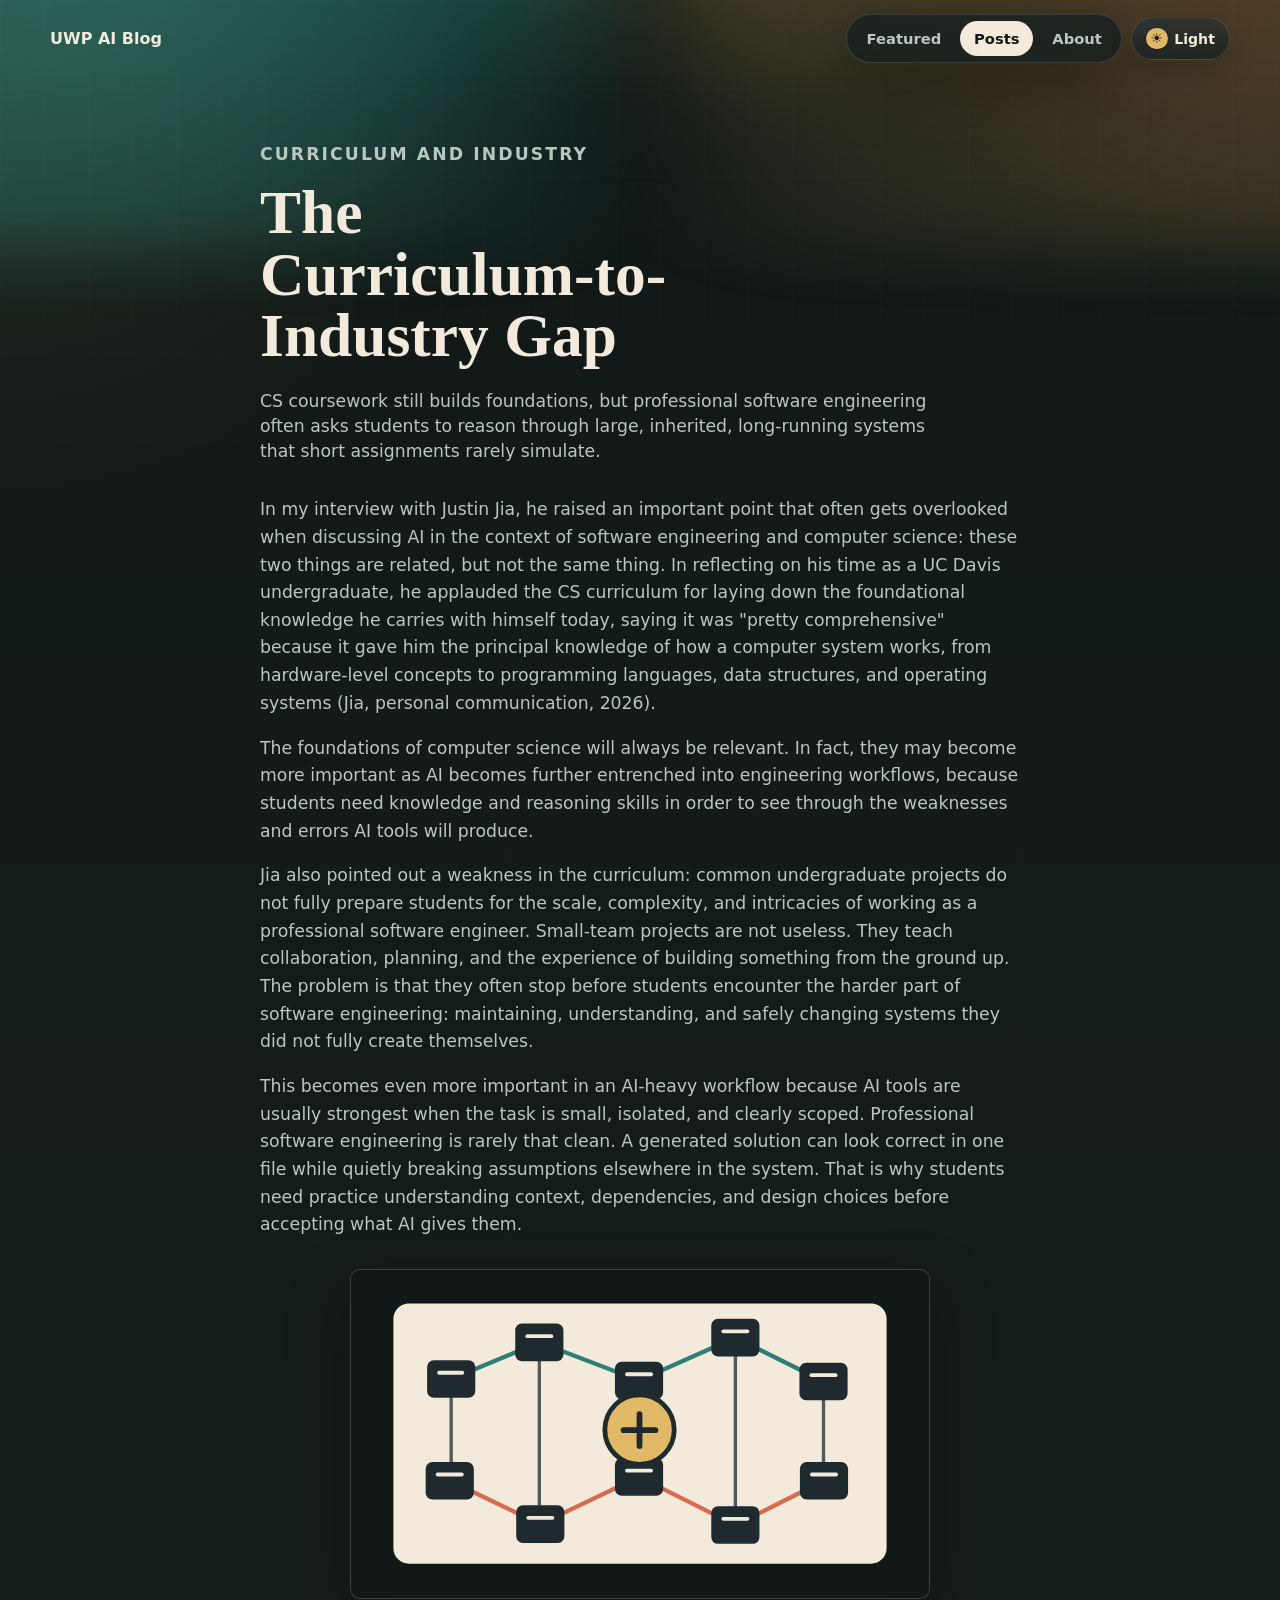
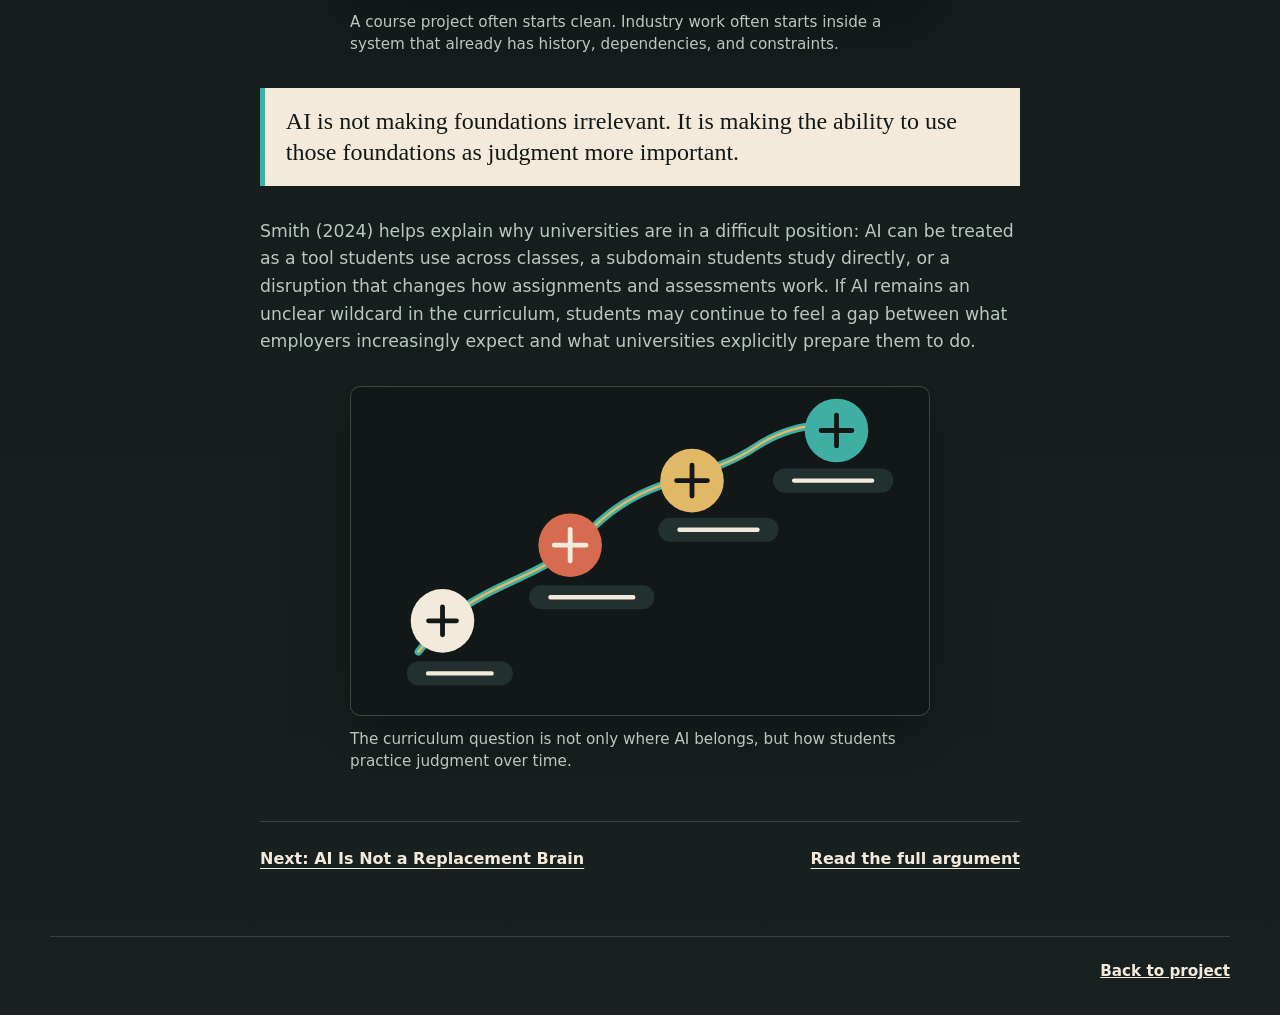
<file: posts/curriculum-gap.html>
<!DOCTYPE html>
<html lang="en">
<head>
  <meta charset="UTF-8" />
  <meta name="viewport" content="width=device-width, initial-scale=1.0" />
  <meta
    name="description"
    content="A UWP class research blog section on the gap between CS curriculum and AI-shaped software engineering practice."
  />
  <title>The Curriculum-to-Industry Gap | AI Preparedness in Computer Science Education</title>
  <script>
    try {
      document.documentElement.dataset.theme = localStorage.getItem("uwp-ai-theme") || "dark";
    } catch (error) {
      document.documentElement.dataset.theme = "dark";
    }
  </script>
  <link rel="stylesheet" href="../styles/main.css" />
</head>
<body>
  <a class="skip-link" href="#main">Skip to main content</a>

  <header class="site-header">
    <a class="site-logo" href="../index.html" aria-label="UWP AI Blog home">
      <span>UWP AI Blog</span>
    </a>
    <div class="header-actions">
      <nav class="site-nav" aria-label="Primary navigation">
        <a href="../index.html#featured">Featured</a>
        <a href="./index.html">Posts</a>
        <a href="../index.html#about">About</a>
      </nav>
      <button class="theme-toggle" type="button" aria-label="Switch to light mode">
        <span class="theme-toggle-icon" aria-hidden="true">☀</span>
        <span class="theme-toggle-text">Light</span>
      </button>
    </div>
  </header>

  <div class="reading-progress" aria-hidden="true">
    <span></span>
  </div>

  <main id="main" class="article-shell">
    <article class="article">
      <header class="article-header">
        <p class="eyebrow">Curriculum and industry</p>
        <h1>The Curriculum-to-Industry Gap</h1>
        <p class="article-dek">
          CS coursework still builds foundations, but professional software
          engineering often asks students to reason through large, inherited,
          long-running systems that short assignments rarely simulate.
        </p>
      </header>

      <p>
        In my interview with Justin Jia, he raised an important point that often
        gets overlooked when discussing AI in the context of software
        engineering and computer science: these two things are related, but not
        the same thing. In reflecting on his time as a UC Davis undergraduate,
        he applauded the CS curriculum for laying down the foundational
        knowledge he carries with himself today, saying it was "pretty
        comprehensive" because it gave him the principal knowledge of how a
        computer system works, from hardware-level concepts to programming
        languages, data structures, and operating systems (Jia, personal
        communication, 2026).
      </p>

      <p>
        The foundations of computer science will always be relevant. In fact,
        they may become more important as AI becomes further entrenched into
        engineering workflows, because students need knowledge and reasoning
        skills in order to see through the weaknesses and errors AI tools will
        produce.
      </p>

      <p>
        Jia also pointed out a weakness in the curriculum: common undergraduate
        projects do not fully prepare students for the scale, complexity, and
        intricacies of working as a professional software engineer. Small-team
        projects are not useless. They teach collaboration, planning, and the
        experience of building something from the ground up. The problem is that
        they often stop before students encounter the harder part of software
        engineering: maintaining, understanding, and safely changing systems
        they did not fully create themselves.
      </p>

      <p>
        This becomes even more important in an AI-heavy workflow because AI
        tools are usually strongest when the task is small, isolated, and
        clearly scoped. Professional software engineering is rarely that clean.
        A generated solution can look correct in one file while quietly breaking
        assumptions elsewhere in the system. That is why students need practice
        understanding context, dependencies, and design choices before accepting
        what AI gives them.
      </p>

      <figure class="article-visual">
        <img
          src="../assets/large-codebase-map.svg"
          alt="Abstract network of connected files and modules representing a large software codebase."
        />
        <figcaption>
          A course project often starts clean. Industry work often starts inside
          a system that already has history, dependencies, and constraints.
        </figcaption>
      </figure>

      <blockquote>
        AI is not making foundations irrelevant. It is making the ability to use
        those foundations as judgment more important.
      </blockquote>

      <p>
        Smith (2024) helps explain why universities are in a difficult position:
        AI can be treated as a tool students use across classes, a subdomain
        students study directly, or a disruption that changes how assignments
        and assessments work. If AI remains an unclear wildcard in the
        curriculum, students may continue to feel a gap between what employers
        increasingly expect and what universities explicitly prepare them to do.
      </p>

      <figure class="article-visual">
        <img
          src="../assets/university-roadmap.svg"
          alt="Abstract roadmap connecting fundamentals, AI literacy, code review, and long-term maintenance."
        />
        <figcaption>
          The curriculum question is not only where AI belongs, but how students
          practice judgment over time.
        </figcaption>
      </figure>

      <footer class="article-footer">
        <a class="text-link" href="./student-response.html">Next: AI Is Not a Replacement Brain</a>
        <a class="text-link" href="./ai-preparedness.html">Read the full argument</a>
      </footer>
    </article>
  </main>

  <footer class="site-footer">
    <a href="../index.html">Back to project</a>
  </footer>

  <script src="../scripts/main.js"></script>
</body>
</html>
</file>
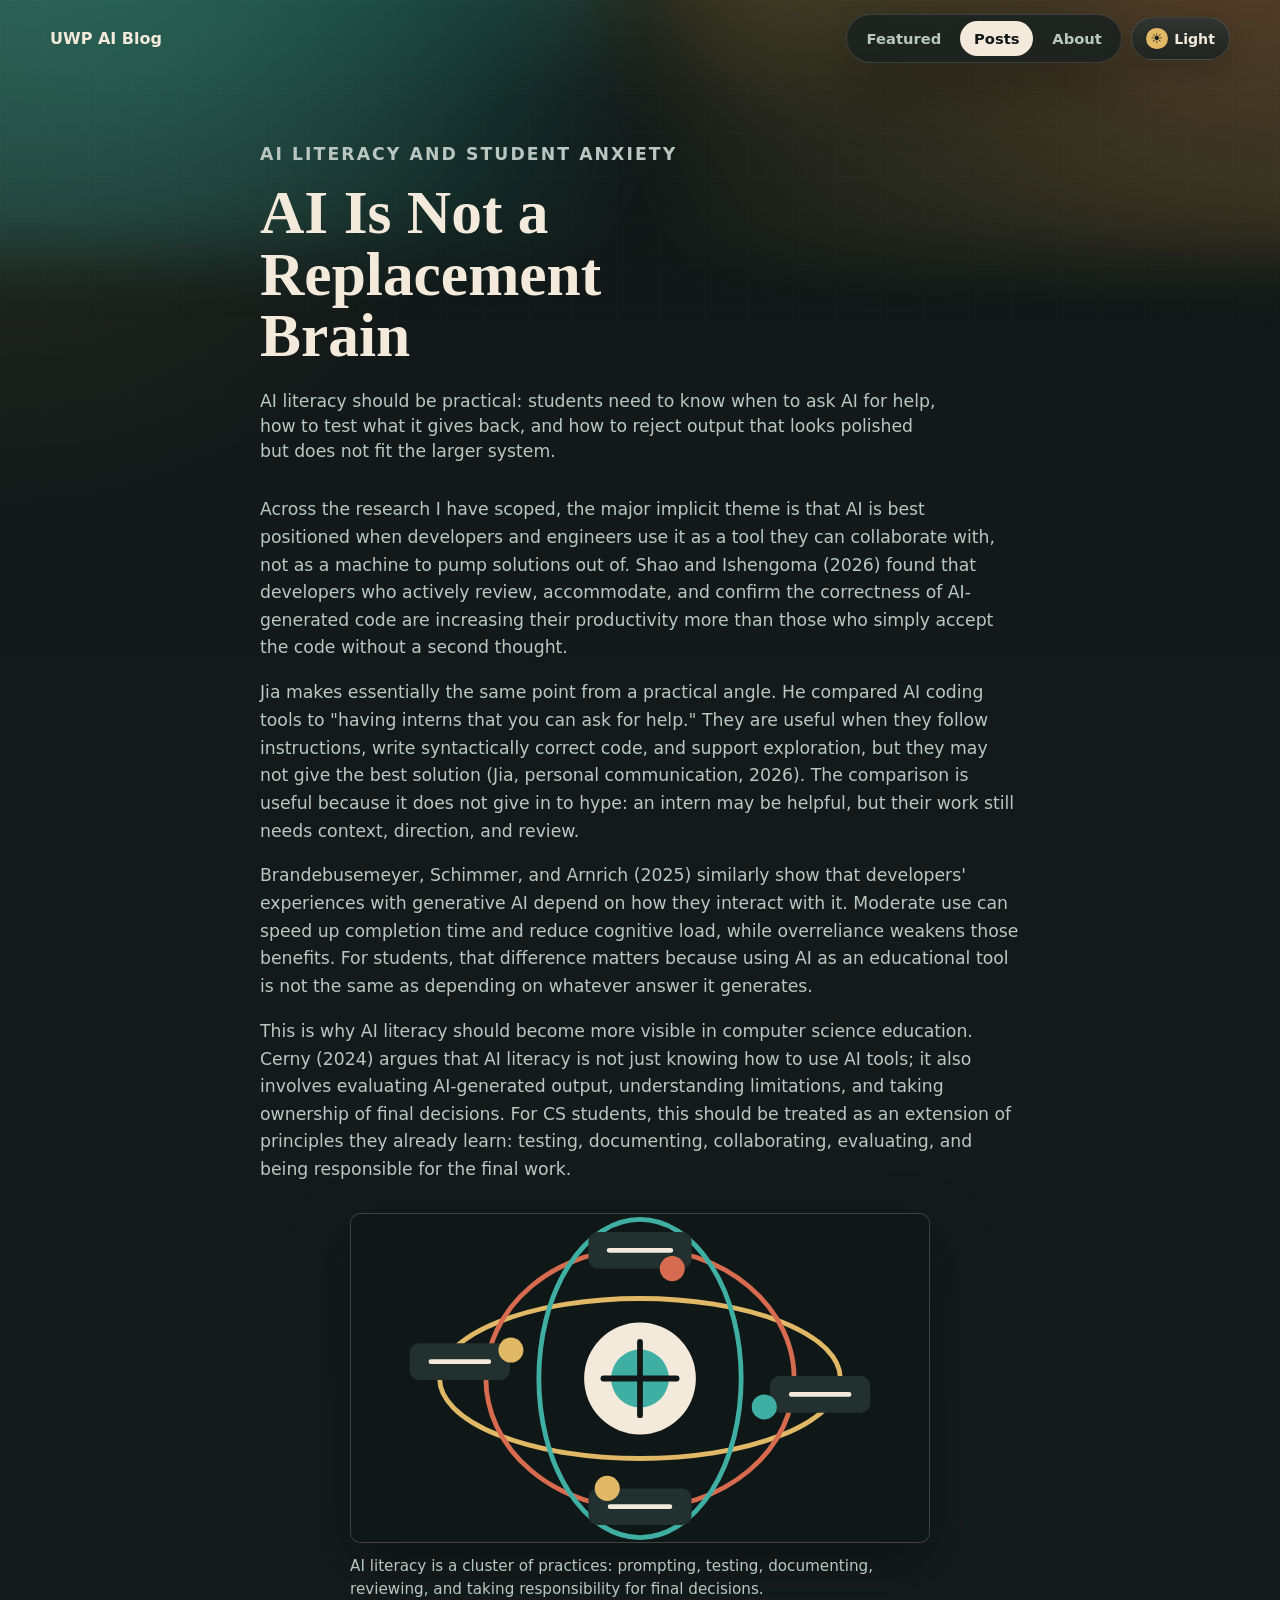
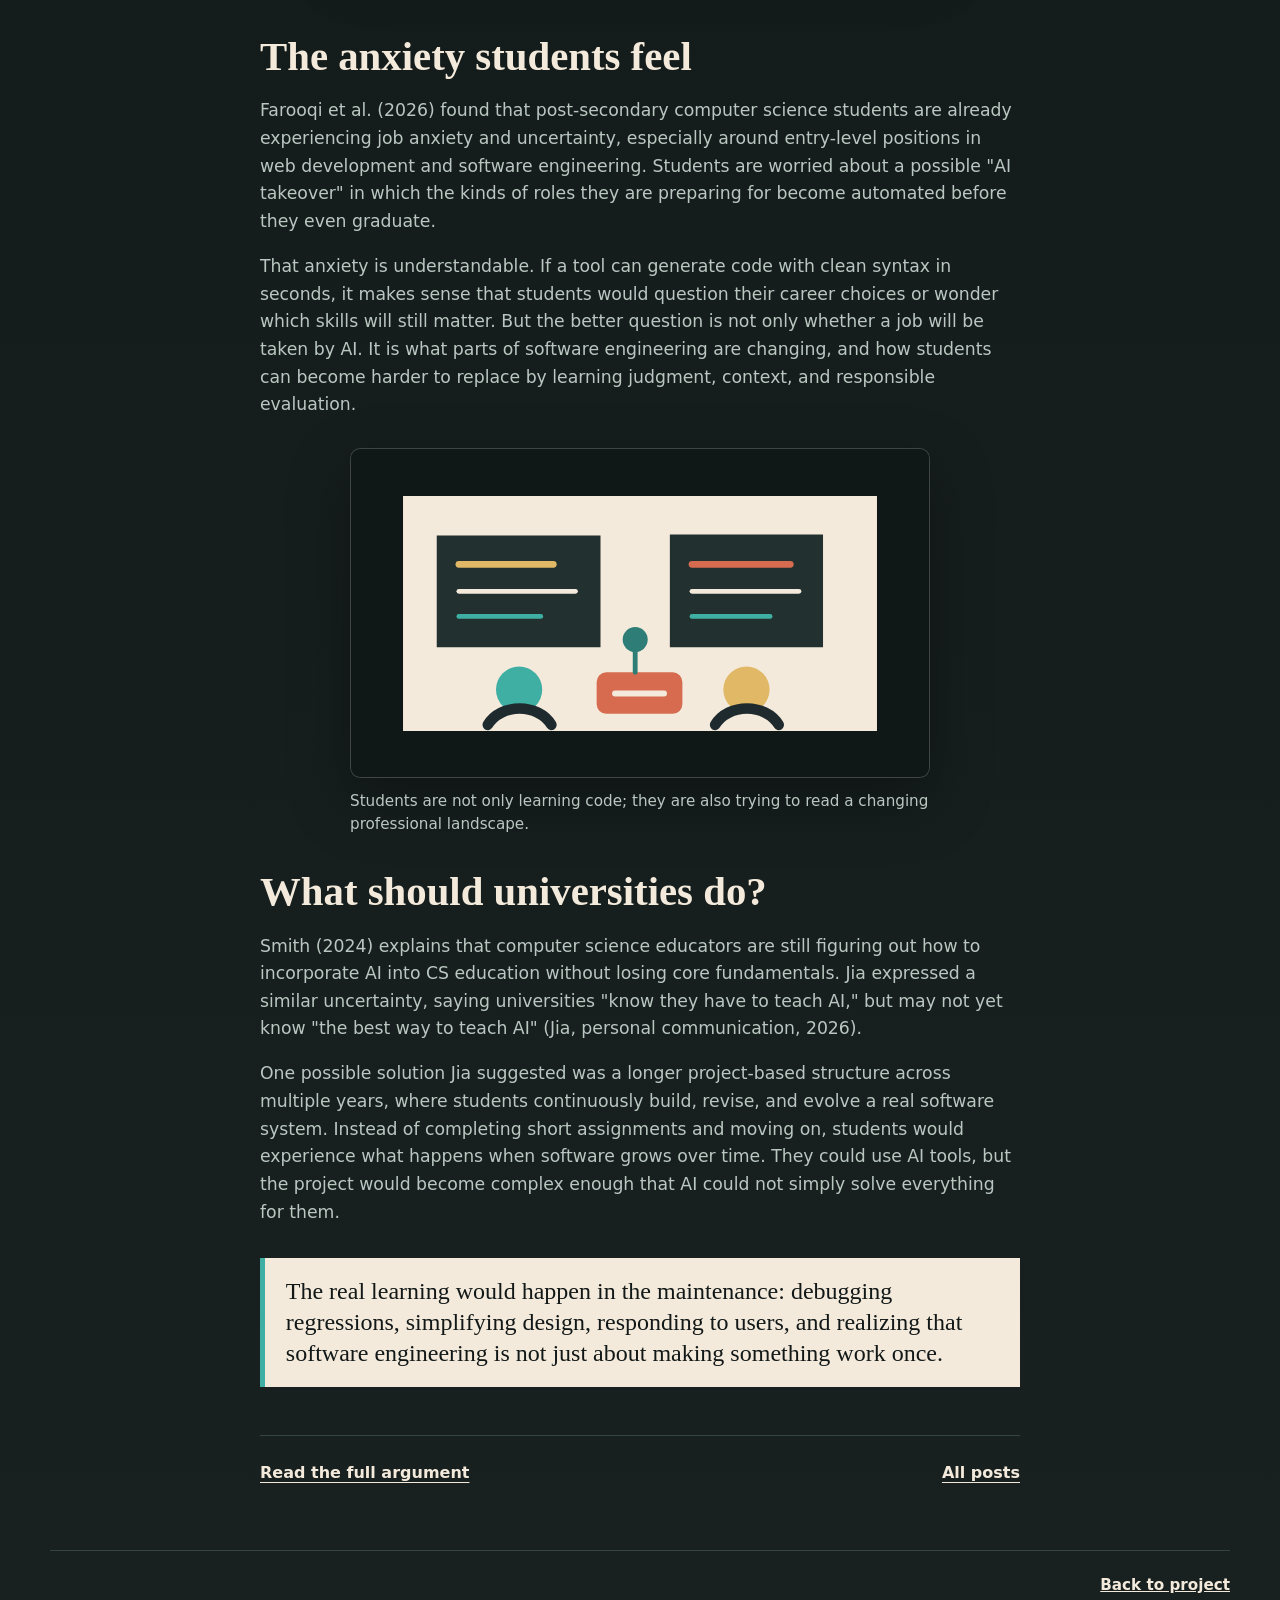
<file: posts/student-response.html>
<!DOCTYPE html>
<html lang="en">
<head>
  <meta charset="UTF-8" />
  <meta name="viewport" content="width=device-width, initial-scale=1.0" />
  <meta
    name="description"
    content="A UWP class research blog section on AI literacy, student anxiety, and university responses."
  />
  <title>AI Is Not a Replacement Brain | AI Preparedness in Computer Science Education</title>
  <script>
    try {
      document.documentElement.dataset.theme = localStorage.getItem("uwp-ai-theme") || "dark";
    } catch (error) {
      document.documentElement.dataset.theme = "dark";
    }
  </script>
  <link rel="stylesheet" href="../styles/main.css" />
</head>
<body>
  <a class="skip-link" href="#main">Skip to main content</a>

  <header class="site-header">
    <a class="site-logo" href="../index.html" aria-label="UWP AI Blog home">
      <span>UWP AI Blog</span>
    </a>
    <div class="header-actions">
      <nav class="site-nav" aria-label="Primary navigation">
        <a href="../index.html#featured">Featured</a>
        <a href="./index.html">Posts</a>
        <a href="../index.html#about">About</a>
      </nav>
      <button class="theme-toggle" type="button" aria-label="Switch to light mode">
        <span class="theme-toggle-icon" aria-hidden="true">☀</span>
        <span class="theme-toggle-text">Light</span>
      </button>
    </div>
  </header>

  <div class="reading-progress" aria-hidden="true">
    <span></span>
  </div>

  <main id="main" class="article-shell">
    <article class="article">
      <header class="article-header">
        <p class="eyebrow">AI literacy and student anxiety</p>
        <h1>AI Is Not a Replacement Brain</h1>
        <p class="article-dek">
          AI literacy should be practical: students need to know when to ask AI
          for help, how to test what it gives back, and how to reject output
          that looks polished but does not fit the larger system.
        </p>
      </header>

      <p>
        Across the research I have scoped, the major implicit theme is that AI
        is best positioned when developers and engineers use it as a tool they
        can collaborate with, not as a machine to pump solutions out of. Shao
        and Ishengoma (2026) found that developers who actively review,
        accommodate, and confirm the correctness of AI-generated code are
        increasing their productivity more than those who simply accept the code
        without a second thought.
      </p>

      <p>
        Jia makes essentially the same point from a practical angle. He compared
        AI coding tools to "having interns that you can ask for help." They are
        useful when they follow instructions, write syntactically correct code,
        and support exploration, but they may not give the best solution (Jia,
        personal communication, 2026). The comparison is useful because it does
        not give in to hype: an intern may be helpful, but their work still
        needs context, direction, and review.
      </p>

      <p>
        Brandebusemeyer, Schimmer, and Arnrich (2025) similarly show that
        developers' experiences with generative AI depend on how they interact
        with it. Moderate use can speed up completion time and reduce cognitive
        load, while overreliance weakens those benefits. For students, that
        difference matters because using AI as an educational tool is not the
        same as depending on whatever answer it generates.
      </p>

      <p>
        This is why AI literacy should become more visible in computer science
        education. Cerny (2024) argues that AI literacy is not just knowing how
        to use AI tools; it also involves evaluating AI-generated output,
        understanding limitations, and taking ownership of final decisions. For
        CS students, this should be treated as an extension of principles they
        already learn: testing, documenting, collaborating, evaluating, and
        being responsible for the final work.
      </p>

      <figure class="article-visual">
        <img
          src="../assets/ai-literacy-orbit.svg"
          alt="Abstract orbit diagram around human judgment, testing, documentation, prompting, and review."
        />
        <figcaption>
          AI literacy is a cluster of practices: prompting, testing, documenting,
          reviewing, and taking responsibility for final decisions.
        </figcaption>
      </figure>

      <h2>The anxiety students feel</h2>
      <p>
        Farooqi et al. (2026) found that post-secondary computer science
        students are already experiencing job anxiety and uncertainty,
        especially around entry-level positions in web development and software
        engineering. Students are worried about a possible "AI takeover" in
        which the kinds of roles they are preparing for become automated before
        they even graduate.
      </p>

      <p>
        That anxiety is understandable. If a tool can generate code with clean
        syntax in seconds, it makes sense that students would question their
        career choices or wonder which skills will still matter. But the better
        question is not only whether a job will be taken by AI. It is what parts
        of software engineering are changing, and how students can become harder
        to replace by learning judgment, context, and responsible evaluation.
      </p>

      <figure class="article-visual">
        <img
          src="../assets/cs-learning-lab.svg"
          alt="Abstract classroom scene with laptops, code panels, and an AI prompt window."
        />
        <figcaption>
          Students are not only learning code; they are also trying to read a
          changing professional landscape.
        </figcaption>
      </figure>

      <h2>What should universities do?</h2>
      <p>
        Smith (2024) explains that computer science educators are still figuring
        out how to incorporate AI into CS education without losing core
        fundamentals. Jia expressed a similar uncertainty, saying universities
        "know they have to teach AI," but may not yet know "the best way to
        teach AI" (Jia, personal communication, 2026).
      </p>

      <p>
        One possible solution Jia suggested was a longer project-based structure
        across multiple years, where students continuously build, revise, and
        evolve a real software system. Instead of completing short assignments
        and moving on, students would experience what happens when software
        grows over time. They could use AI tools, but the project would become
        complex enough that AI could not simply solve everything for them.
      </p>

      <blockquote>
        The real learning would happen in the maintenance: debugging
        regressions, simplifying design, responding to users, and realizing that
        software engineering is not just about making something work once.
      </blockquote>

      <footer class="article-footer">
        <a class="text-link" href="./ai-preparedness.html">Read the full argument</a>
        <a class="text-link" href="./index.html">All posts</a>
      </footer>
    </article>
  </main>

  <footer class="site-footer">
    <a href="../index.html">Back to project</a>
  </footer>

  <script src="../scripts/main.js"></script>
</body>
</html>
</file>
<file: styles/main.css>
:root {
  color-scheme: dark;
  --paper: #111817;
  --paper-soft: #182120;
  --ink: #f4eadc;
  --ink-muted: #bac7c1;
  --line: #334541;
  --green: #3fafa4;
  --green-dark: #8bd8cf;
  --rust: #d66b4f;
  --gold: #e0b866;
  --white: #ffffff;
  --glow: rgba(224, 184, 102, 0.13);
  --grid-line: rgba(244, 234, 220, 0.045);
  --header-line: rgba(244, 234, 220, 0.11);
  --nav-bg: rgba(24, 33, 32, 0.84);
  --nav-active-bg: #f4eadc;
  --nav-active-text: #111817;
  --card-bg: rgba(255, 255, 255, 0.055);
  --soft-fill: rgba(255, 255, 255, 0.08);
  --border-subtle: rgba(244, 234, 220, 0.14);
  --inverse-bg: #f4eadc;
  --inverse-text: #111817;
  --button-secondary-bg: rgba(255, 255, 255, 0.065);
  --aurora-one: rgba(63, 175, 164, 0.32);
  --aurora-two: rgba(224, 184, 102, 0.22);
  --aurora-three: rgba(214, 107, 79, 0.18);
  --shadow: 0 22px 60px rgba(0, 0, 0, 0.34);
  --max-width: 1180px;
  --article-width: 760px;
}

[data-theme="light"] {
  color-scheme: light;
  --paper: #f5efe4;
  --paper-soft: #fbf7ee;
  --ink: #1f2a2e;
  --ink-muted: #5d6668;
  --line: #d8d0c2;
  --green: #2e7d76;
  --green-dark: #215c57;
  --rust: #c95b3e;
  --gold: #d8a34a;
  --glow: rgba(216, 163, 74, 0.18);
  --grid-line: rgba(31, 42, 46, 0.035);
  --header-line: rgba(31, 42, 46, 0.08);
  --nav-bg: rgba(245, 239, 228, 0.82);
  --nav-active-bg: #1f2a2e;
  --nav-active-text: #f5efe4;
  --card-bg: rgba(255, 255, 255, 0.48);
  --soft-fill: rgba(255, 255, 255, 0.62);
  --border-subtle: rgba(31, 42, 46, 0.13);
  --inverse-bg: #1f2a2e;
  --inverse-text: #f5efe4;
  --button-secondary-bg: rgba(255, 255, 255, 0.42);
  --aurora-one: rgba(46, 125, 118, 0.18);
  --aurora-two: rgba(216, 163, 74, 0.2);
  --aurora-three: rgba(201, 91, 62, 0.14);
  --shadow: 0 22px 60px rgba(31, 42, 46, 0.14);
}

* {
  box-sizing: border-box;
}

html {
  scroll-behavior: smooth;
}

body {
  position: relative;
  min-height: 100vh;
  margin: 0;
  background:
    radial-gradient(circle at top left, var(--glow), transparent 32rem),
    linear-gradient(180deg, var(--paper) 0%, var(--paper-soft) 100%);
  color: var(--ink);
  font-family: Inter, ui-sans-serif, system-ui, -apple-system, BlinkMacSystemFont, "Segoe UI", sans-serif;
  font-size: 16px;
  line-height: 1.6;
  overflow-x: hidden;
}

body::after {
  content: "";
  position: fixed;
  inset: -22rem -12rem auto -12rem;
  z-index: 0;
  height: 38rem;
  pointer-events: none;
  background:
    radial-gradient(circle at 18% 32%, var(--aurora-one), transparent 28rem),
    radial-gradient(circle at 56% 18%, var(--aurora-two), transparent 24rem),
    radial-gradient(circle at 86% 42%, var(--aurora-three), transparent 24rem),
    conic-gradient(from 180deg at 50% 50%, transparent, var(--aurora-one), transparent, var(--aurora-two), transparent);
  filter: blur(34px) saturate(1.18);
  opacity: 0.92;
  transform: translate3d(0, 0, 0);
  animation: aurora-drift 18s ease-in-out infinite alternate;
}

body::before {
  content: "";
  position: fixed;
  inset: 0;
  z-index: 0;
  pointer-events: none;
  background-image:
    linear-gradient(var(--grid-line) 1px, transparent 1px),
    linear-gradient(90deg, var(--grid-line) 1px, transparent 1px);
  background-size: 44px 44px;
  mask-image: linear-gradient(to bottom, rgba(0, 0, 0, 0.5), transparent 70%);
}

main,
.site-footer {
  position: relative;
  z-index: 1;
}

@keyframes aurora-drift {
  0% {
    transform: translate3d(-2%, -1%, 0) scale(1);
  }

  100% {
    transform: translate3d(3%, 4%, 0) scale(1.08);
  }
}

img {
  display: block;
  max-width: 100%;
}

a {
  color: inherit;
}

a:focus-visible,
button:focus-visible {
  outline: 3px solid var(--gold);
  outline-offset: 4px;
}

.skip-link {
  position: absolute;
  left: 1rem;
  top: 0.75rem;
  z-index: 100;
  transform: translateY(-150%);
  background: var(--inverse-bg);
  color: var(--inverse-text);
  padding: 0.7rem 1rem;
  border-radius: 999px;
  text-decoration: none;
  transition: transform 160ms ease;
}

.skip-link:focus {
  transform: translateY(0);
}

.site-header {
  position: sticky;
  top: 0;
  z-index: 20;
  display: flex;
  align-items: center;
  justify-content: space-between;
  gap: 1rem;
  width: min(var(--max-width), calc(100% - 2rem));
  margin: 0 auto;
  padding: 0.9rem 0;
  backdrop-filter: blur(18px);
}

.site-header.is-scrolled {
  border-bottom: 1px solid var(--header-line);
}

.site-logo {
  display: inline-flex;
  align-items: center;
  gap: 0.7rem;
  min-width: max-content;
  color: var(--ink);
  font-weight: 800;
  letter-spacing: 0;
  text-decoration: none;
}

.header-actions {
  display: flex;
  align-items: center;
  gap: 0.55rem;
  min-width: 0;
}

.site-nav {
  display: flex;
  align-items: center;
  gap: 0.35rem;
  padding: 0.35rem;
  border: 1px solid var(--border-subtle);
  border-radius: 999px;
  background: var(--nav-bg);
  box-shadow: var(--shadow);
}

.site-nav a {
  display: inline-flex;
  align-items: center;
  min-height: 2.2rem;
  padding: 0.35rem 0.85rem;
  border-radius: 999px;
  color: var(--ink-muted);
  font-size: 0.92rem;
  font-weight: 700;
  text-decoration: none;
  transition: background 160ms ease, color 160ms ease;
}

.site-nav a:hover,
.site-nav a.is-active {
  background: var(--nav-active-bg);
  color: var(--nav-active-text);
}

.theme-toggle {
  display: inline-flex;
  align-items: center;
  justify-content: center;
  gap: 0.42rem;
  min-width: 6.2rem;
  min-height: 2.65rem;
  padding: 0.35rem 0.82rem;
  border: 1px solid var(--border-subtle);
  border-radius: 999px;
  background:
    linear-gradient(180deg, rgba(255, 255, 255, 0.08), transparent),
    var(--nav-bg);
  color: var(--ink);
  box-shadow: 0 12px 30px rgba(0, 0, 0, 0.18);
  cursor: pointer;
  font: inherit;
  font-size: 0.88rem;
  font-weight: 800;
  line-height: 1;
  white-space: nowrap;
  transition:
    background 160ms ease,
    border-color 160ms ease,
    color 160ms ease,
    transform 160ms ease;
}

.theme-toggle:hover {
  border-color: var(--gold);
  transform: translateY(-1px);
}

.theme-toggle-icon {
  display: inline-grid;
  place-items: center;
  width: 1.35rem;
  height: 1.35rem;
  border-radius: 999px;
  background: var(--gold);
  color: #111817;
  font-size: 0.86rem;
  line-height: 1;
  box-shadow: 0 0 0 1px rgba(17, 24, 23, 0.18);
}

[data-theme="light"] .theme-toggle-icon {
  background: var(--ink);
  color: var(--paper);
  box-shadow: 0 0 0 1px rgba(31, 42, 46, 0.18);
}

.reading-progress {
  position: fixed;
  top: 0;
  left: 0;
  z-index: 30;
  width: 100%;
  height: 4px;
  background: transparent;
}

.reading-progress span {
  display: block;
  width: 0%;
  height: 100%;
  background: linear-gradient(90deg, var(--rust), var(--gold), var(--green));
}

.hero {
  display: grid;
  grid-template-columns: minmax(0, 1.05fr) minmax(300px, 0.85fr);
  align-items: center;
  gap: clamp(1.75rem, 4vw, 4rem);
  width: min(var(--max-width), calc(100% - 2rem));
  min-height: min(780px, calc(92svh - 5.5rem));
  margin: 0 auto;
  padding: clamp(2rem, 5vw, 4.5rem) 0 clamp(1.5rem, 4vw, 3rem);
}

.hero-copy {
  max-width: 760px;
}

.eyebrow,
.section-kicker,
.tag,
.note-label {
  margin: 0 0 0.85rem;
  color: var(--green-dark);
  font-size: 0.76rem;
  font-weight: 900;
  letter-spacing: 0.12em;
  text-transform: uppercase;
}

.hero h1,
.page-header h1,
.article-header h1 {
  margin: 0;
  font-family: Georgia, "Times New Roman", serif;
  font-size: clamp(3.4rem, 6vw, 5.2rem);
  line-height: 1;
  letter-spacing: 0;
  overflow-wrap: normal;
  word-break: normal;
  text-wrap: balance;
}

.hero h1 {
  font-size: clamp(3.1rem, 5vw, 4.6rem);
  max-width: 18ch;
}

.page-header h1,
.article-header h1 {
  max-width: 13ch;
}

.subtitle,
.page-header p,
.article-dek {
  max-width: 680px;
  margin: 1.4rem 0 0;
  color: var(--ink-muted);
  font-size: 1.35rem;
  line-height: 1.45;
}

.hero-actions {
  display: flex;
  flex-wrap: wrap;
  gap: 0.8rem;
  margin-top: 2rem;
}

.button {
  display: inline-flex;
  align-items: center;
  justify-content: center;
  min-height: 3rem;
  padding: 0.8rem 1.15rem;
  border: 1px solid var(--border-subtle);
  border-radius: 999px;
  font-weight: 800;
  text-decoration: none;
  transition: transform 160ms ease, box-shadow 160ms ease, background 160ms ease;
}

.button:hover {
  transform: translateY(-2px);
  box-shadow: var(--shadow);
}

.button.primary {
  background: var(--inverse-bg);
  color: var(--inverse-text);
}

.button.secondary {
  background: var(--button-secondary-bg);
  color: var(--ink);
}

.hero-visual {
  margin: 0;
}

.hero-visual img {
  width: 100%;
  border: 1px solid var(--border-subtle);
  border-radius: 1.5rem;
  box-shadow: var(--shadow);
}

.hero-visual figcaption {
  max-width: 28rem;
  margin: 0.85rem 0 0;
  color: var(--ink-muted);
  font-size: 0.9rem;
}

.featured-argument,
.content-section,
.about-section,
.page-shell,
.article-shell {
  width: min(var(--max-width), calc(100% - 2rem));
  margin: 0 auto;
}

.featured-argument {
  padding: clamp(2rem, 5vw, 4rem) 0;
  border-top: 1px solid var(--line);
  border-bottom: 1px solid var(--line);
}

.feature-layout {
  display: grid;
  grid-template-columns: minmax(0, 1fr) minmax(260px, 0.38fr);
  gap: clamp(1.5rem, 4vw, 3rem);
  align-items: start;
}

.featured-argument h2,
.section-heading h2,
.about-section h2 {
  margin: 0;
  font-family: Georgia, "Times New Roman", serif;
  font-size: clamp(2.15rem, 3.4vw, 3rem);
  line-height: 1.08;
  letter-spacing: 0;
  max-width: 900px;
  overflow-wrap: normal;
  word-break: normal;
  text-wrap: balance;
}

.featured-argument p,
.about-section p {
  margin: 1.2rem 0 0;
  color: var(--ink-muted);
  font-size: 1.08rem;
}

.argument-note {
  padding: 1.25rem;
  border: 1px solid var(--border-subtle);
  border-radius: 0.5rem;
  background: var(--inverse-bg);
  color: var(--inverse-text);
}

.argument-note p {
  color: var(--inverse-text);
}

.argument-note .note-label {
  color: var(--gold);
}

.content-section {
  padding: clamp(2.5rem, 5vw, 4.5rem) 0 0;
}

.visual-lab-section {
  width: min(var(--max-width), calc(100% - 2rem));
  margin: 0 auto;
  padding: clamp(2.5rem, 5vw, 4.5rem) 0 0;
}

.visual-lab-grid {
  display: grid;
  grid-template-columns: minmax(0, 1.2fr) minmax(260px, 0.8fr);
  gap: 1rem;
}

.visual-tile {
  position: relative;
  margin: 0;
  border: 1px solid var(--border-subtle);
  border-radius: 0.75rem;
  background:
    linear-gradient(180deg, rgba(255, 255, 255, 0.06), transparent),
    var(--card-bg);
  box-shadow: var(--shadow);
  overflow: hidden;
}

.visual-tile::before {
  content: "";
  position: absolute;
  inset: 0;
  pointer-events: none;
  background: linear-gradient(135deg, rgba(255, 255, 255, 0.16), transparent 34%);
  opacity: 0.55;
}

.visual-tile img {
  width: 100%;
  aspect-ratio: 5 / 3;
  max-height: 320px;
  object-fit: cover;
}

.visual-tile figcaption {
  padding: 1rem 1.1rem 1.1rem;
  color: var(--ink-muted);
  font-size: 0.95rem;
}

.section-heading {
  display: flex;
  align-items: end;
  justify-content: space-between;
  gap: 2rem;
  margin-bottom: 1.3rem;
}

.section-heading h2 {
  min-width: 0;
}

.post-grid {
  display: grid;
  grid-template-columns: repeat(3, minmax(0, 1fr));
  gap: 1rem;
}

.post-card,
.source-grid article,
.list-card {
  border: 1px solid var(--border-subtle);
  border-radius: 0.5rem;
  background: var(--card-bg);
  box-shadow: var(--shadow);
}

.post-card {
  display: flex;
  flex-direction: column;
  min-height: 21rem;
  padding: 1.25rem;
  overflow: hidden;
}

.post-card-image {
  width: calc(100% + 2.5rem);
  max-width: none;
  margin: -1.25rem -1.25rem 1rem;
  aspect-ratio: 2.2 / 1;
  max-height: 11rem;
  object-fit: cover;
  border-bottom: 1px solid var(--border-subtle);
}

.post-card h3,
.source-grid h3,
.list-card h2 {
  margin: 0;
  font-family: Georgia, "Times New Roman", serif;
  font-size: 1.7rem;
  line-height: 1.08;
}

.post-card h3 a,
.list-card h2 a {
  text-decoration: none;
}

.post-card h3 a:hover,
.list-card h2 a:hover,
.text-link:hover {
  color: var(--green-dark);
}

.post-card p:not(.tag),
.source-grid p,
.list-card p:not(.tag) {
  color: var(--ink-muted);
}

.post-card .text-link {
  margin-top: auto;
}

.text-link {
  display: inline-flex;
  align-items: center;
  width: fit-content;
  color: var(--ink);
  font-weight: 900;
  text-underline-offset: 0.25em;
}

.question-list {
  display: grid;
  grid-template-columns: repeat(4, minmax(0, 1fr));
  gap: 0.8rem;
  margin: 0;
  padding: 0;
  list-style: none;
  counter-reset: questions;
}

.question-list li {
  min-height: 11rem;
  padding: 1rem;
  border-top: 4px solid var(--green);
  background: var(--inverse-bg);
  color: var(--inverse-text);
  counter-increment: questions;
}

.question-list li::before {
  content: "0" counter(questions);
  display: block;
  margin-bottom: 1.2rem;
  color: var(--gold);
  font-weight: 900;
}

.source-grid {
  display: grid;
  grid-template-columns: repeat(3, minmax(0, 1fr));
  gap: 1rem;
}

.source-grid article {
  padding: 1.25rem;
}

.about-section {
  display: grid;
  grid-template-columns: minmax(180px, 0.34fr) minmax(0, 1fr);
  gap: clamp(1.5rem, 4vw, 3.5rem);
  align-items: center;
  margin-top: clamp(2.5rem, 5vw, 4.5rem);
  padding: clamp(2rem, 4vw, 3.25rem) 0;
  border-top: 1px solid var(--line);
}

.about-media {
  display: flex;
  justify-content: center;
}

.profile-photo {
  display: block;
  width: clamp(8.5rem, 16vw, 11.5rem);
  aspect-ratio: 1;
  border: 1px solid var(--border-subtle);
  border-radius: 50%;
  object-fit: cover;
  object-position: center;
  box-shadow: var(--shadow);
  background: var(--card-bg);
}

.about-copy {
  max-width: 760px;
}

.about-copy p {
  margin: 1rem 0 0;
}

.bibliography-wrap {
  width: min(var(--max-width), calc(100% - 2rem));
  margin: 0 auto;
  padding: 0 0 clamp(2rem, 5vw, 4rem);
}

.bibliography {
  border: 1px solid var(--border-subtle);
  border-radius: 0.5rem;
  background: var(--card-bg);
  box-shadow: var(--shadow);
  color: var(--ink-muted);
}

.bibliography summary {
  display: flex;
  align-items: center;
  justify-content: space-between;
  gap: 1rem;
  padding: 1rem 1.1rem;
  color: var(--ink);
  cursor: pointer;
  font-weight: 900;
  list-style: none;
}

.bibliography summary::-webkit-details-marker {
  display: none;
}

.bibliography summary::after {
  content: "+";
  display: inline-grid;
  place-items: center;
  width: 1.55rem;
  height: 1.55rem;
  border: 1px solid var(--border-subtle);
  border-radius: 50%;
  color: var(--gold);
  font-size: 1rem;
  line-height: 1;
}

.bibliography[open] summary::after {
  content: "-";
}

.bibliography ol {
  display: grid;
  gap: 0.85rem;
  margin: 0;
  padding: 0 1.1rem 1.1rem 2.45rem;
}

.bibliography li {
  padding-left: 0.25rem;
}

.bibliography a {
  color: var(--green-dark);
  font-weight: 800;
  overflow-wrap: anywhere;
}

.article-bibliography {
  margin-top: 2.5rem;
}

.site-footer {
  display: flex;
  align-items: center;
  justify-content: flex-end;
  gap: 1rem;
  width: min(var(--max-width), calc(100% - 2rem));
  margin: 0 auto;
  padding: 1.4rem 0 2rem;
  border-top: 1px solid var(--line);
  color: var(--ink-muted);
  font-size: 0.95rem;
}

.site-footer a {
  color: var(--ink);
  font-weight: 800;
}

.page-shell {
  padding: clamp(2.5rem, 6vw, 5rem) 0;
}

.page-header {
  margin-bottom: 2rem;
}

.page-header h1 {
  max-width: 820px;
  font-size: clamp(3.25rem, 6vw, 5rem);
}

.post-list {
  display: grid;
  gap: 1rem;
}

.list-card {
  display: grid;
  grid-template-columns: 9.5rem minmax(0, 1fr) auto;
  gap: 1rem;
  align-items: center;
  padding: 1.25rem;
}

.list-card-image {
  width: 100%;
  aspect-ratio: 4 / 3;
  object-fit: cover;
  border: 1px solid var(--border-subtle);
  border-radius: 0.5rem;
  background: var(--soft-fill);
}

.article-shell {
  padding: clamp(2rem, 5vw, 4rem) 0;
}

.article {
  max-width: var(--article-width);
  margin: 0 auto;
}

.article-header {
  margin-bottom: 2rem;
}

.article-header h1 {
  font-size: clamp(2.85rem, 4.8vw, 4.25rem);
  max-width: 14ch;
}

.draft-box {
  margin: 0 0 1.8rem;
  padding: 1rem 1.1rem;
  border-left: 5px solid var(--rust);
  background: var(--soft-fill);
  color: var(--ink);
  font-weight: 750;
}

.article p,
.article li {
  color: var(--ink-muted);
  font-size: 1.08rem;
}

.article-visual {
  max-width: 580px;
  margin: 1.85rem auto;
}

.article-visual-wide {
  max-width: 620px;
}

.article-visual img {
  width: 100%;
  max-height: 330px;
  object-fit: cover;
  border: 1px solid var(--border-subtle);
  border-radius: 0.65rem;
  background: var(--card-bg);
  box-shadow: var(--shadow);
}

.article-visual figcaption {
  margin-top: 0.75rem;
  color: var(--ink-muted);
  font-size: 0.95rem;
  line-height: 1.5;
}

.roadmap-band {
  display: grid;
  grid-template-columns: minmax(0, 0.78fr) minmax(280px, 1fr);
  gap: clamp(1.5rem, 4vw, 3rem);
  align-items: center;
  width: min(var(--max-width), calc(100% - 2rem));
  margin: clamp(2.5rem, 5vw, 4.5rem) auto 0;
  padding: clamp(1rem, 3vw, 1.6rem);
  border: 1px solid var(--border-subtle);
  border-radius: 0.75rem;
  background:
    radial-gradient(circle at 24% 20%, var(--aurora-two), transparent 24rem),
    var(--card-bg);
  box-shadow: var(--shadow);
}

.roadmap-band h2 {
  margin: 0;
  font-family: Georgia, "Times New Roman", serif;
  font-size: clamp(2rem, 3.3vw, 2.65rem);
  line-height: 1.08;
  text-wrap: balance;
}

.roadmap-band p:not(.section-kicker) {
  color: var(--ink-muted);
}

.roadmap-band img {
  width: 100%;
  max-height: 320px;
  object-fit: cover;
  border: 1px solid var(--border-subtle);
  border-radius: 0.65rem;
  box-shadow: var(--shadow);
}

.article h2 {
  margin: 2.15rem 0 0.75rem;
  font-family: Georgia, "Times New Roman", serif;
  font-size: clamp(2rem, 4vw, 2.55rem);
  line-height: 1.1;
  overflow-wrap: normal;
  word-break: normal;
  text-wrap: balance;
}

.article blockquote {
  margin: 2rem 0;
  padding: 1.1rem 1.3rem;
  border-left: 5px solid var(--green);
  background: var(--inverse-bg);
  color: var(--inverse-text);
  font-family: Georgia, "Times New Roman", serif;
  font-size: 1.5rem;
  line-height: 1.3;
}

.article-list {
  padding-left: 1.4rem;
}

.article-footer {
  display: flex;
  flex-wrap: wrap;
  gap: 1rem;
  justify-content: space-between;
  margin-top: 3rem;
  padding-top: 1.5rem;
  border-top: 1px solid var(--line);
}

@media (max-width: 900px) {
  .site-header {
    align-items: flex-start;
    flex-direction: column;
  }

  .header-actions {
    align-items: center;
    width: 100%;
  }

  .site-nav {
    flex: 1;
    min-width: 0;
    overflow-x: auto;
    border-radius: 0.5rem;
  }

  .theme-toggle {
    flex: 0 0 auto;
  }

  .site-nav a {
    white-space: nowrap;
  }

  .hero,
  .feature-layout,
  .about-section,
  .visual-lab-grid,
  .roadmap-band {
    grid-template-columns: 1fr;
  }

  .about-media {
    justify-content: flex-start;
  }

  .hero {
    min-height: auto;
  }

  .post-grid,
  .source-grid,
  .question-list {
    grid-template-columns: 1fr 1fr;
  }

  .roadmap-band h2 {
    font-size: 2.2rem;
  }

  .hero h1,
  .page-header h1 {
    font-size: clamp(3rem, 7vw, 4rem);
  }

  .article-header h1 {
    font-size: clamp(2.8rem, 6vw, 3.5rem);
  }

  .featured-argument h2,
  .section-heading h2,
  .about-section h2 {
    font-size: clamp(2.15rem, 6vw, 2.75rem);
  }
}

@media (max-width: 640px) {
  body {
    font-size: 15px;
  }

  .hero {
    gap: 1.25rem;
    padding-top: 1.5rem;
  }

  .hero h1,
  .page-header h1 {
    font-size: 2.35rem;
    line-height: 1;
  }

  .article-header h1 {
    font-size: 2.35rem;
    line-height: 1;
  }

  .subtitle,
  .page-header p,
  .article-dek {
    font-size: 1.08rem;
  }

  .featured-argument h2,
  .section-heading h2,
  .about-section h2 {
    font-size: 1.95rem;
  }

  .article h2 {
    font-size: 1.9rem;
  }

  .about-media {
    justify-content: center;
  }

  .about-copy {
    text-align: left;
  }

  .hero-actions,
  .site-footer {
    align-items: stretch;
    flex-direction: column;
  }

  .button {
    width: 100%;
  }

  .section-heading {
    display: block;
  }

  .header-actions {
    gap: 0.4rem;
  }

  .site-nav {
    gap: 0.2rem;
    padding: 0.28rem;
  }

  .site-nav a {
    padding-inline: 0.62rem;
  }

  .theme-toggle {
    min-width: 5.55rem;
    padding-inline: 0.58rem;
  }

  .post-grid,
  .source-grid,
  .question-list {
    grid-template-columns: 1fr;
  }

  .post-card {
    min-height: auto;
  }

  .post-card-image,
  .visual-tile img,
  .hero-visual img,
  .roadmap-band img,
  .article-visual img {
    max-height: 240px;
    object-fit: cover;
  }

  .question-list li {
    min-height: auto;
  }

  .list-card {
    display: grid;
    grid-template-columns: 1fr;
  }

  .list-card-image {
    max-height: 12rem;
  }

  .roadmap-band h2 {
    font-size: 2rem;
  }
}

@media (prefers-reduced-motion: reduce) {
  html {
    scroll-behavior: auto;
  }

  *,
  *::before,
  *::after {
    transition-duration: 0.001ms !important;
    animation-duration: 0.001ms !important;
    animation-iteration-count: 1 !important;
  }

  .button:hover {
    transform: none;
  }

  body::after {
    animation: none;
  }
}
</file>
